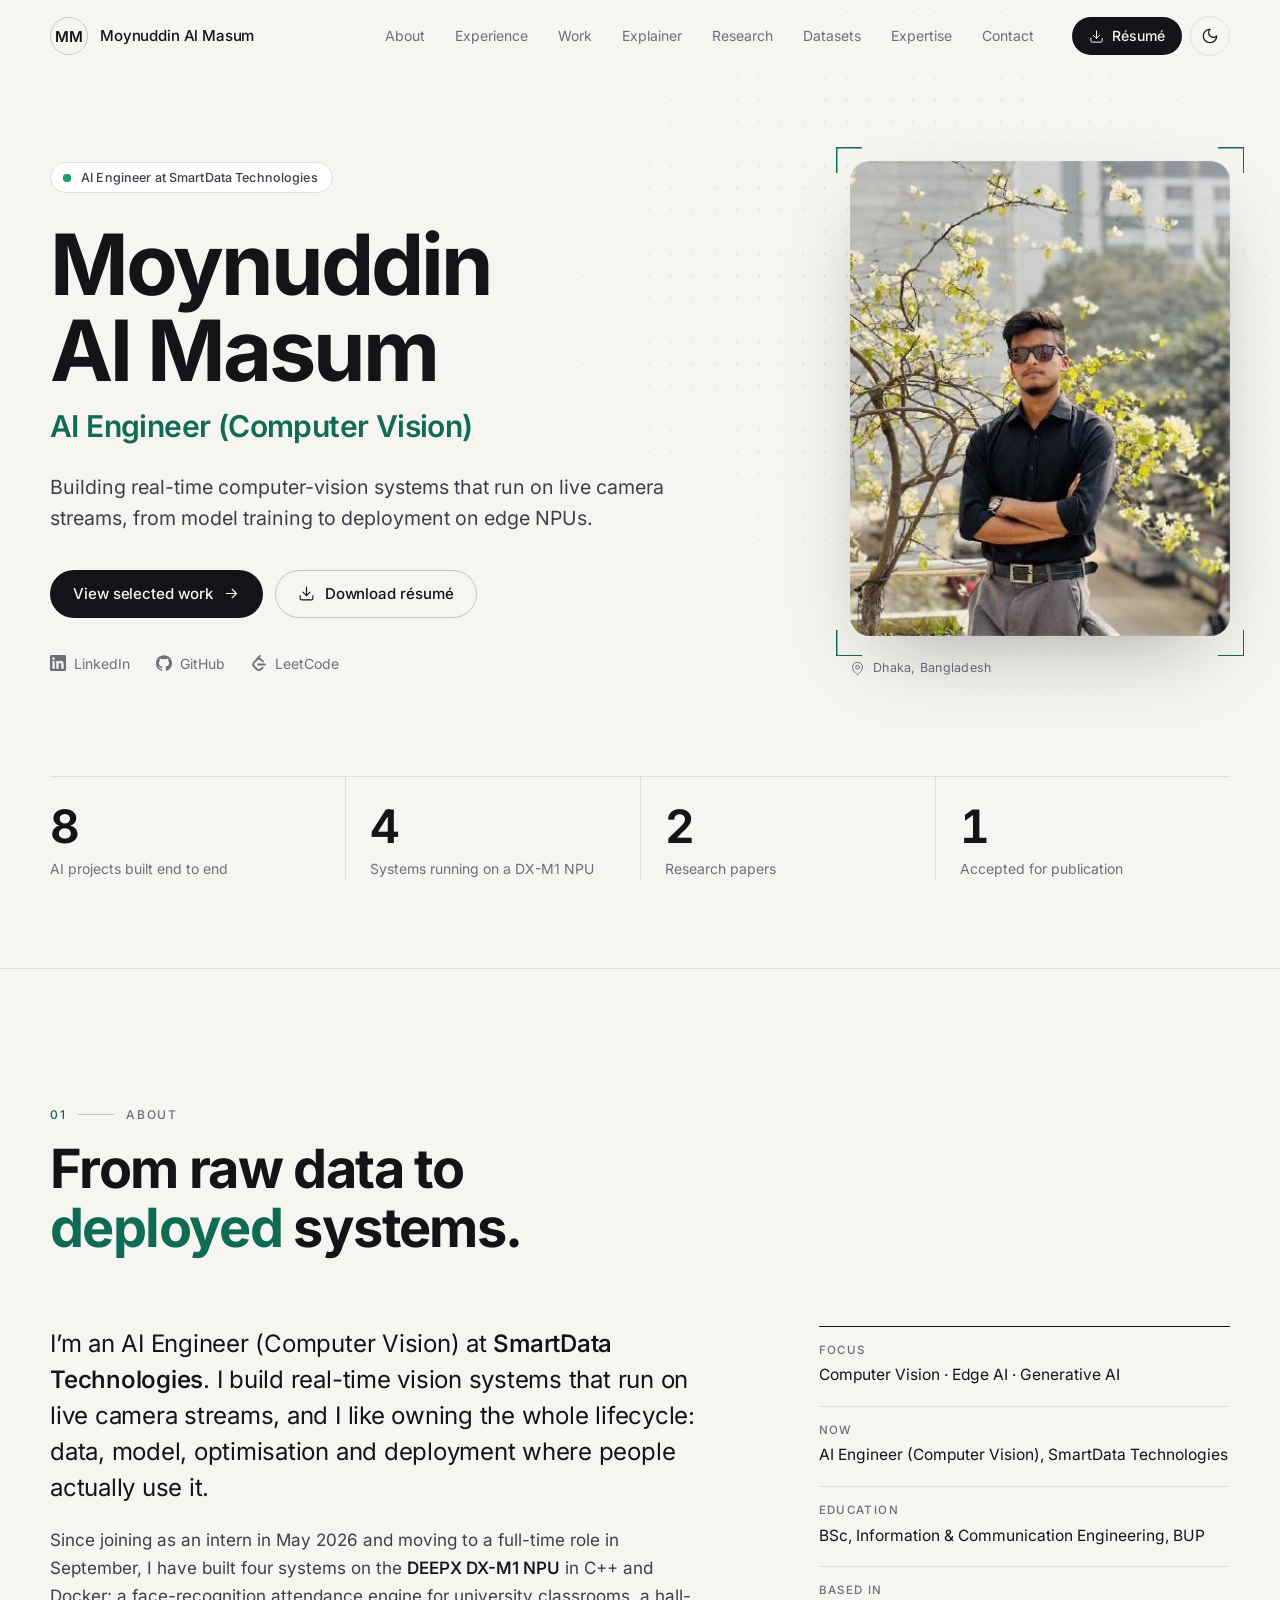
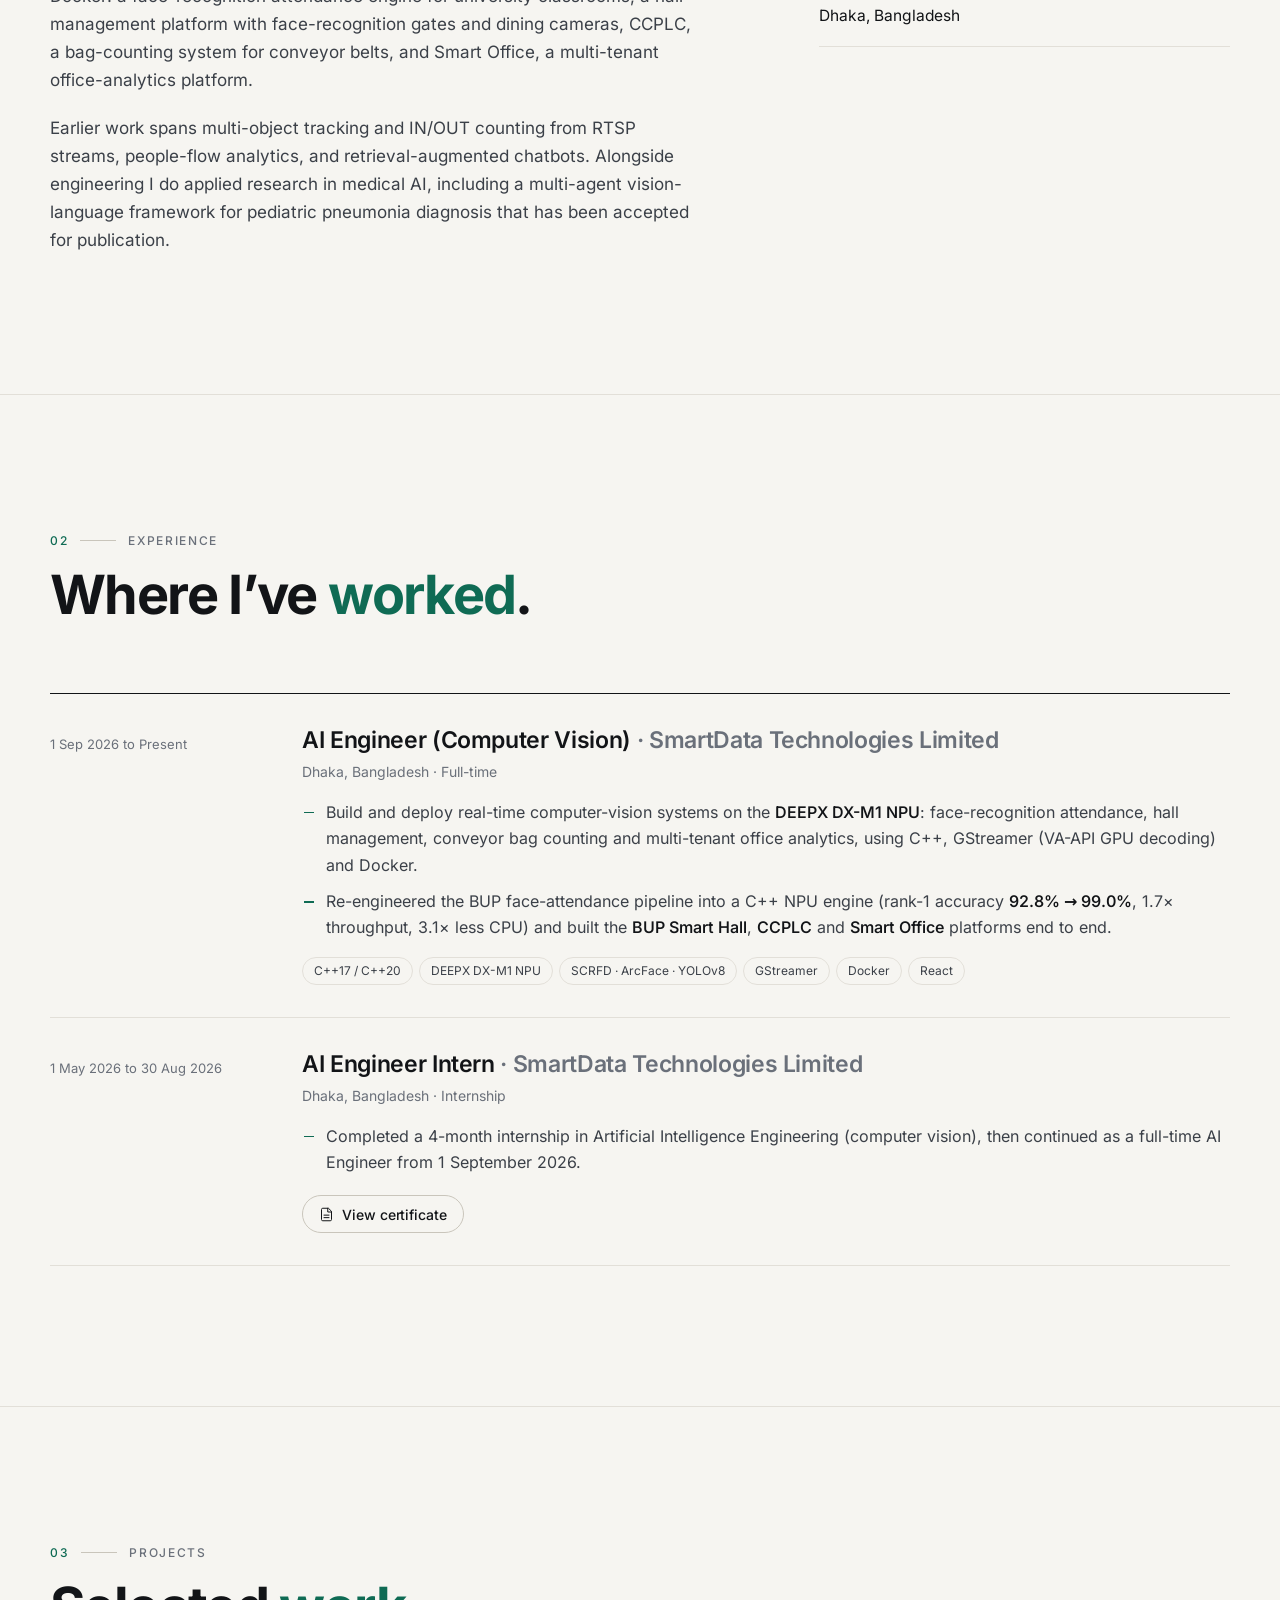
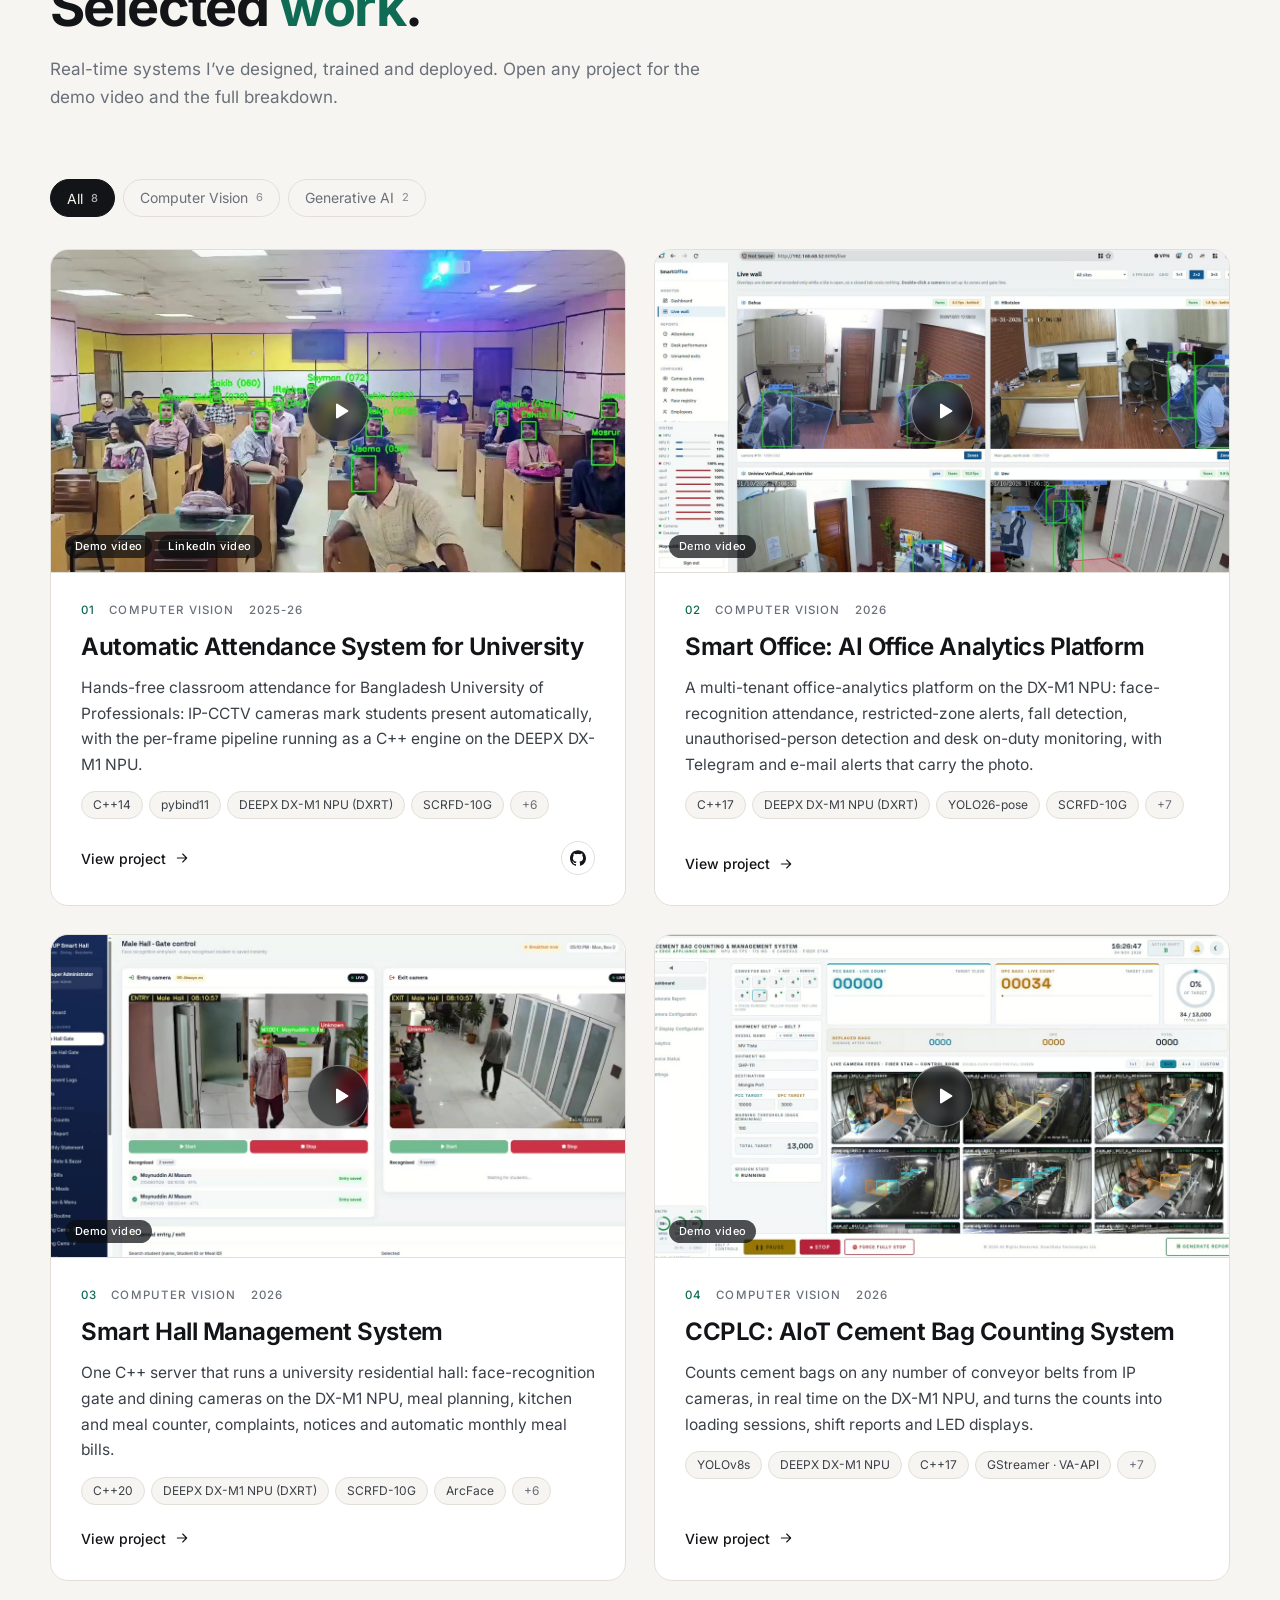
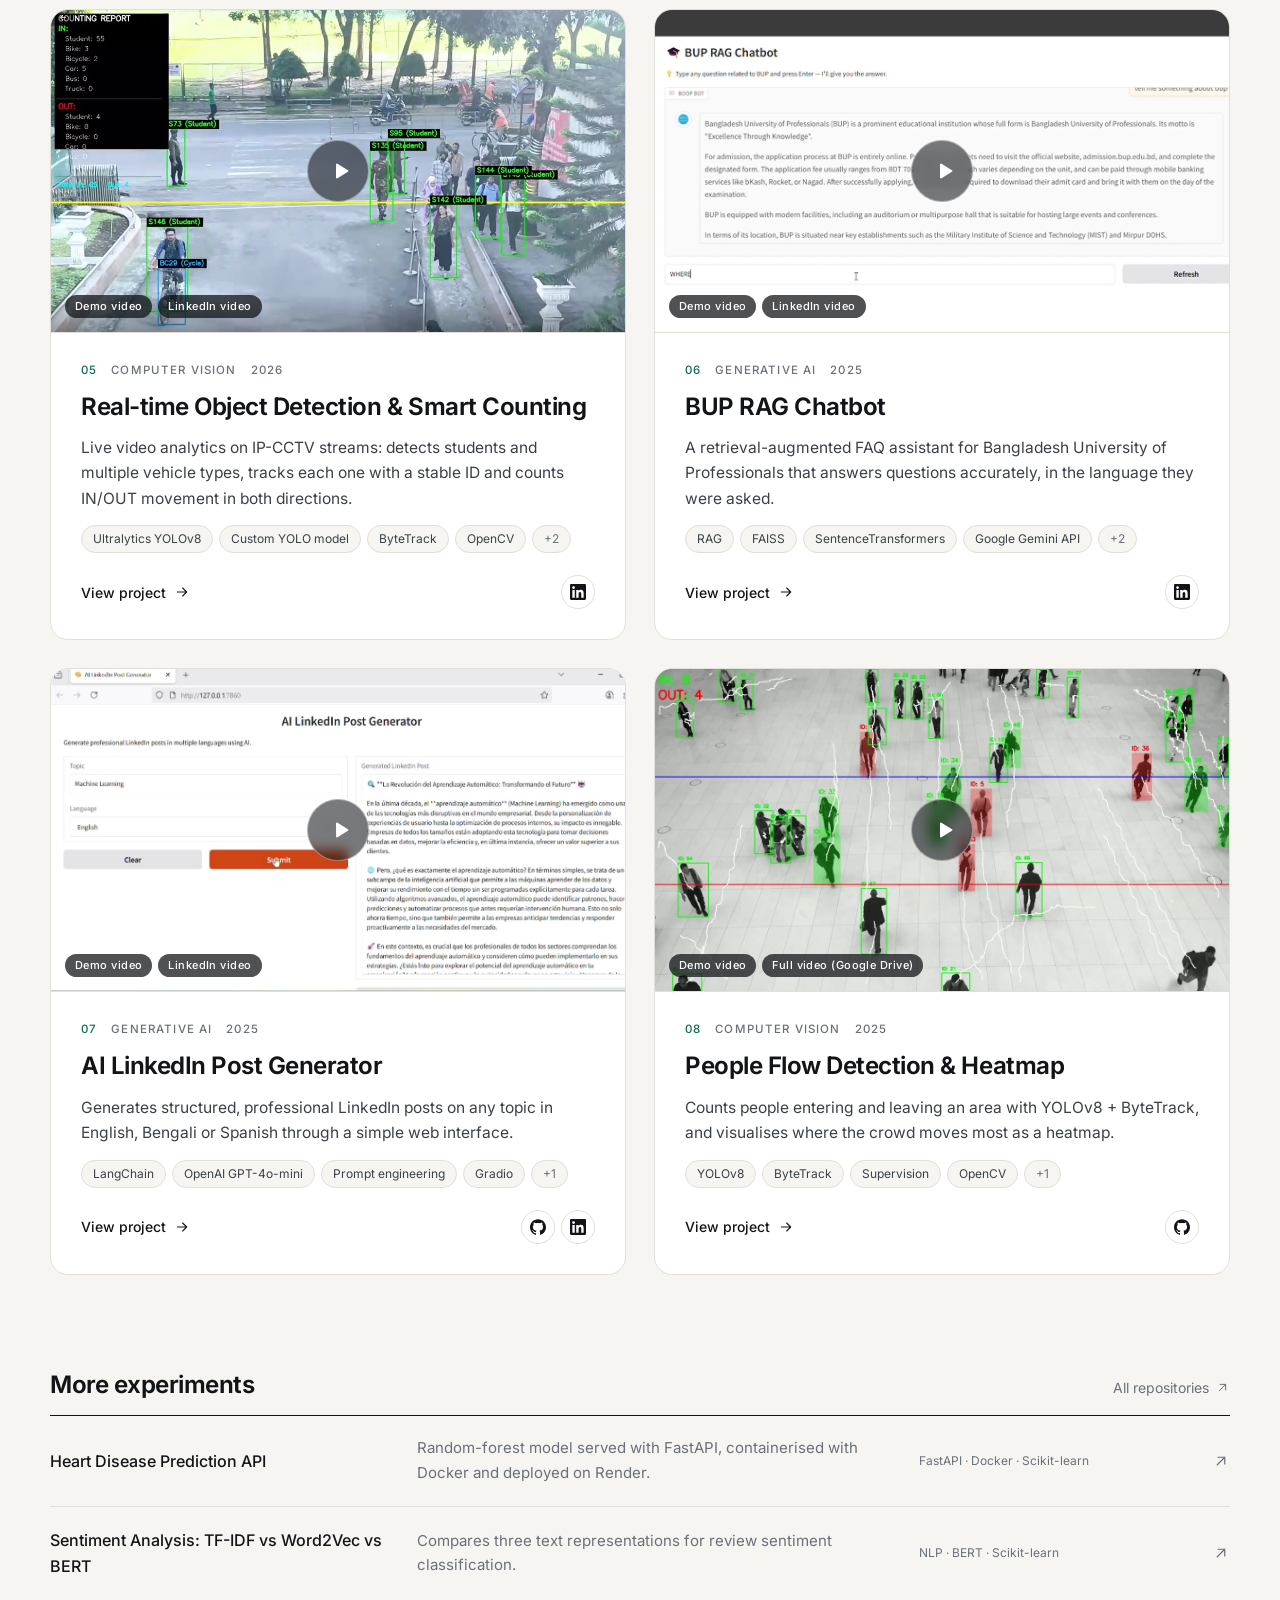
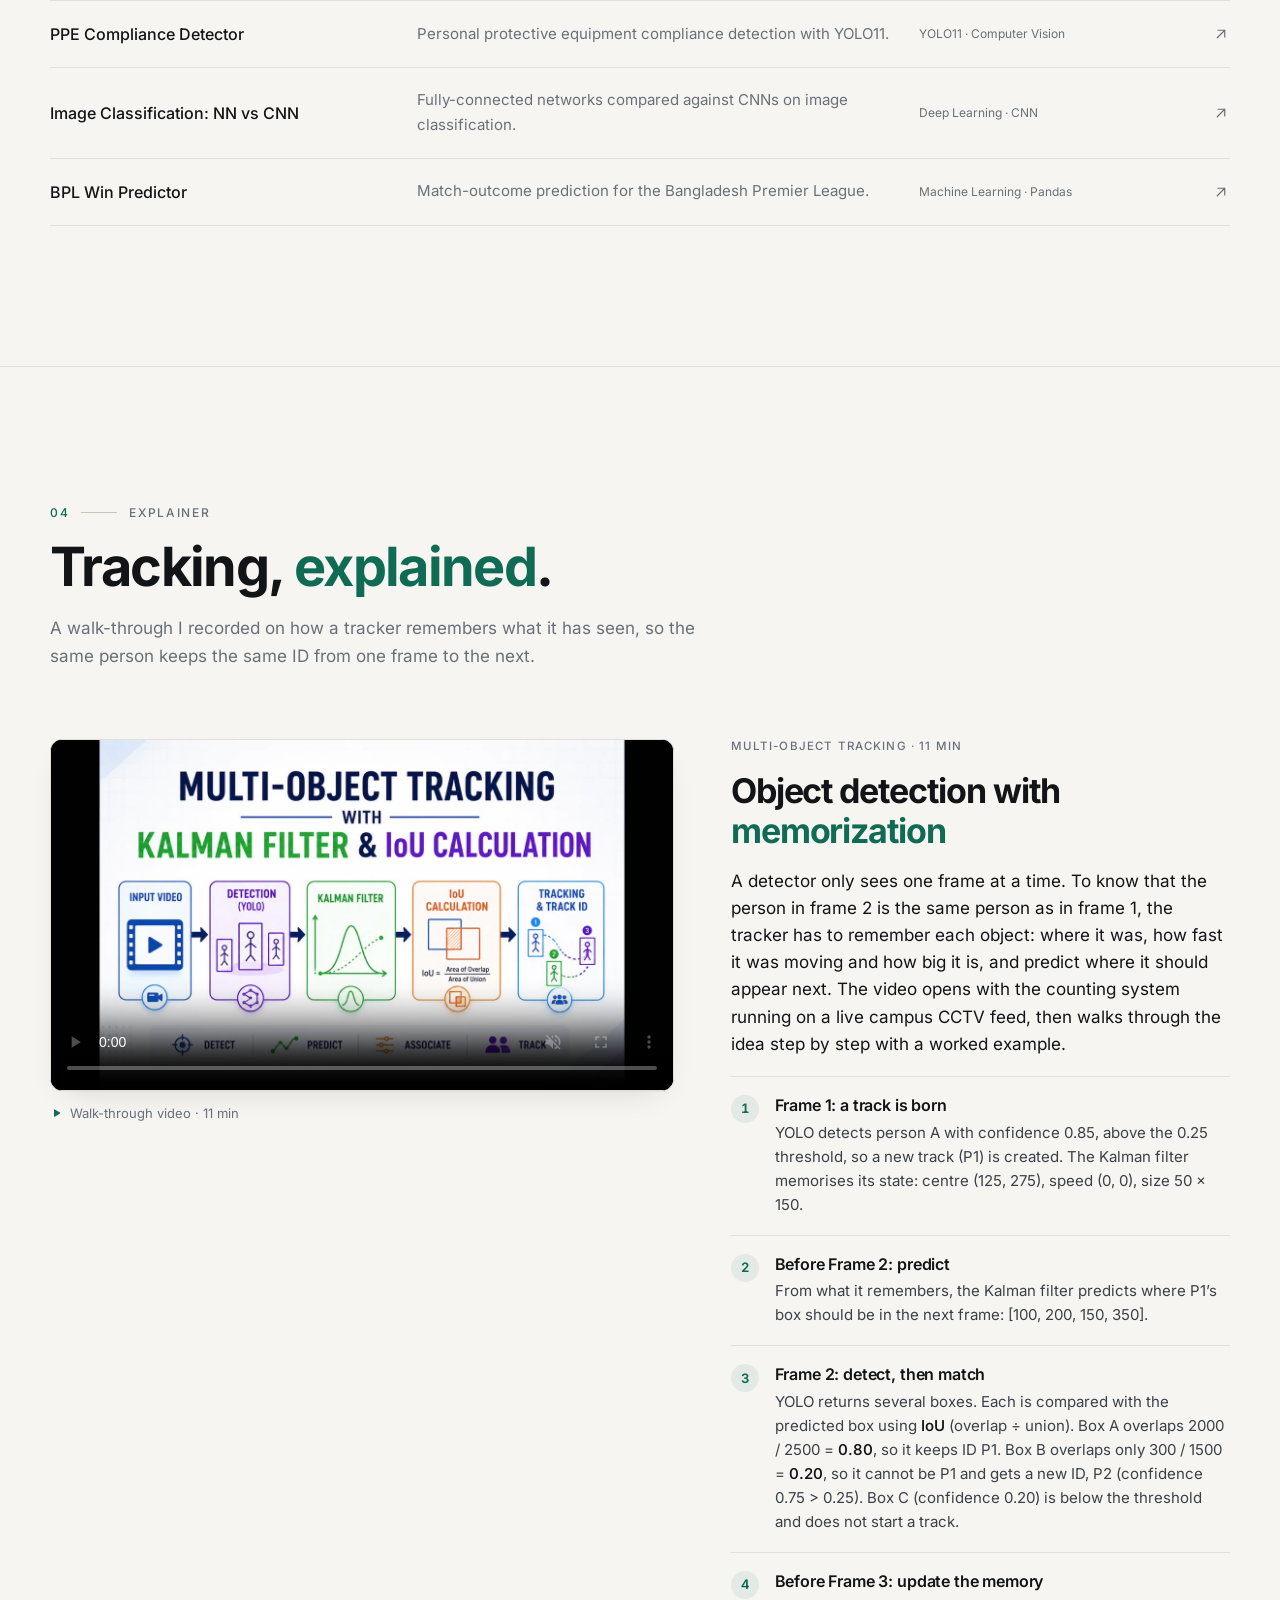
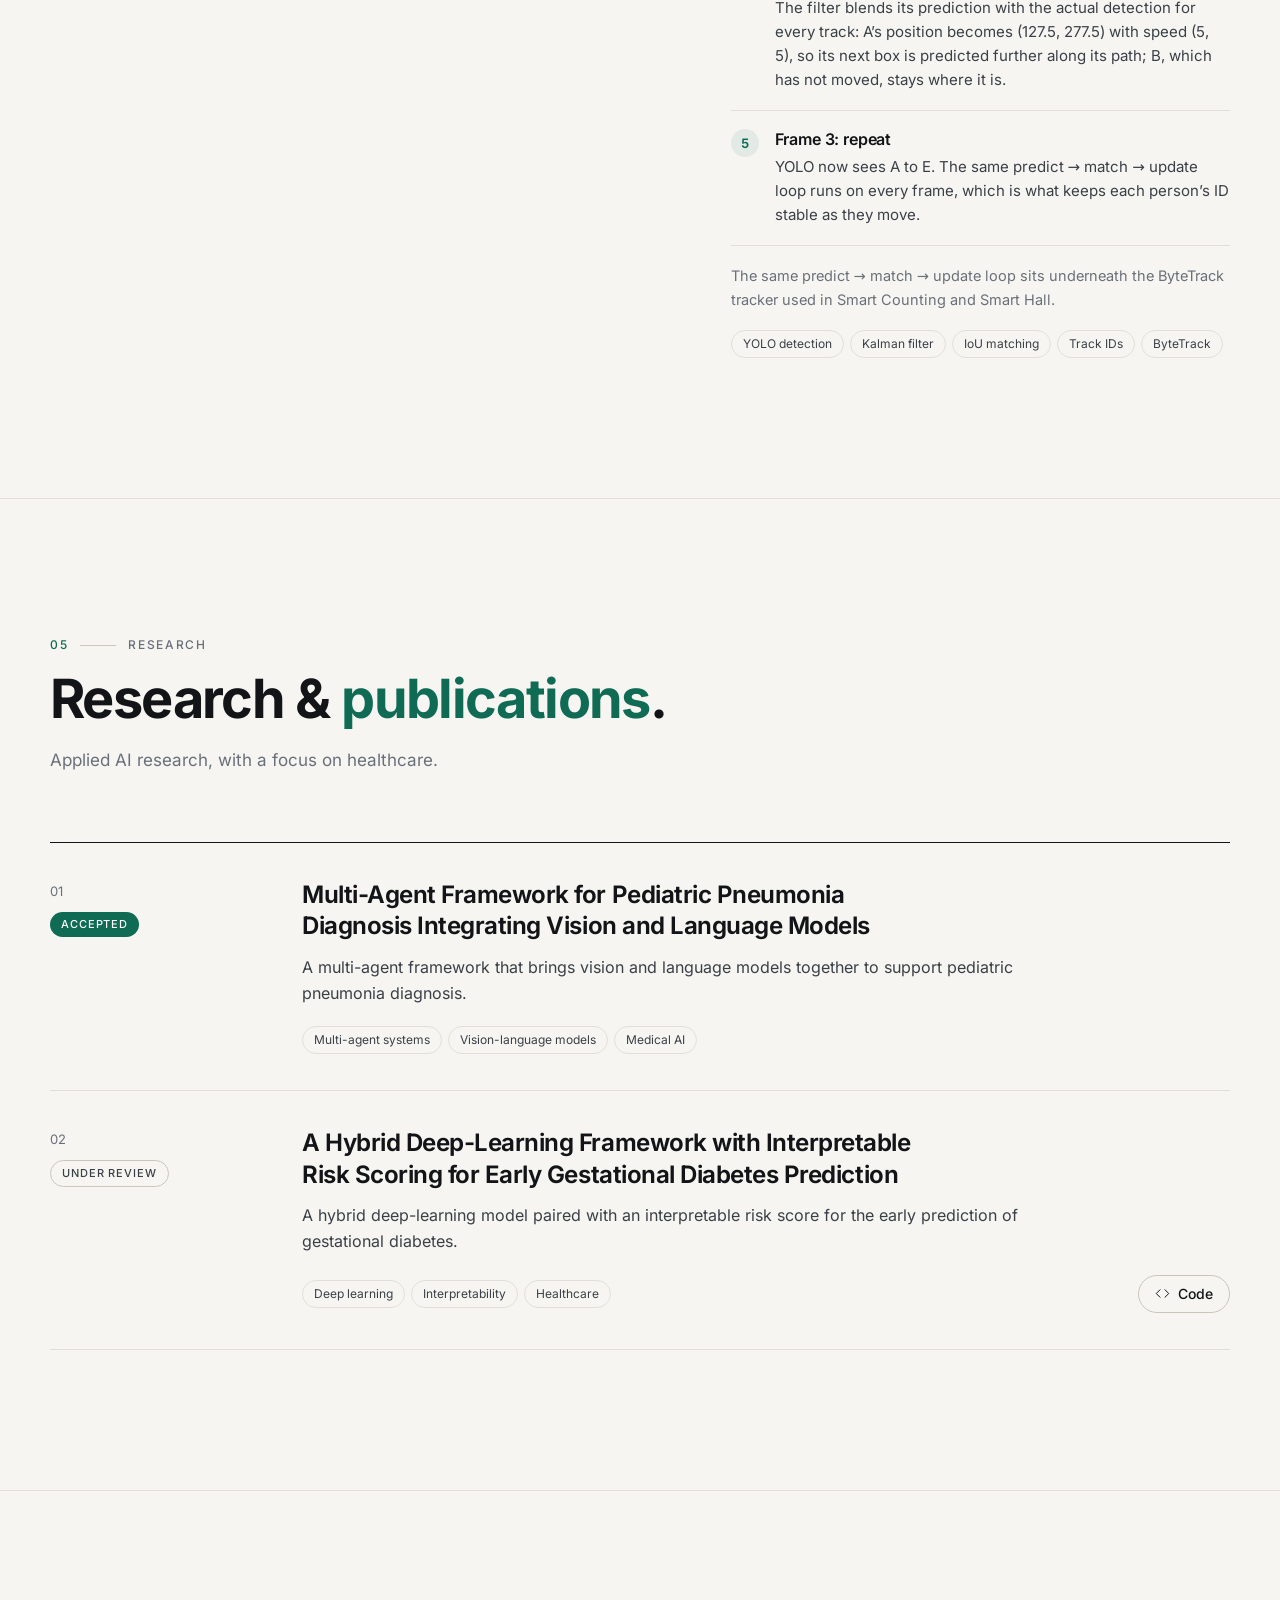
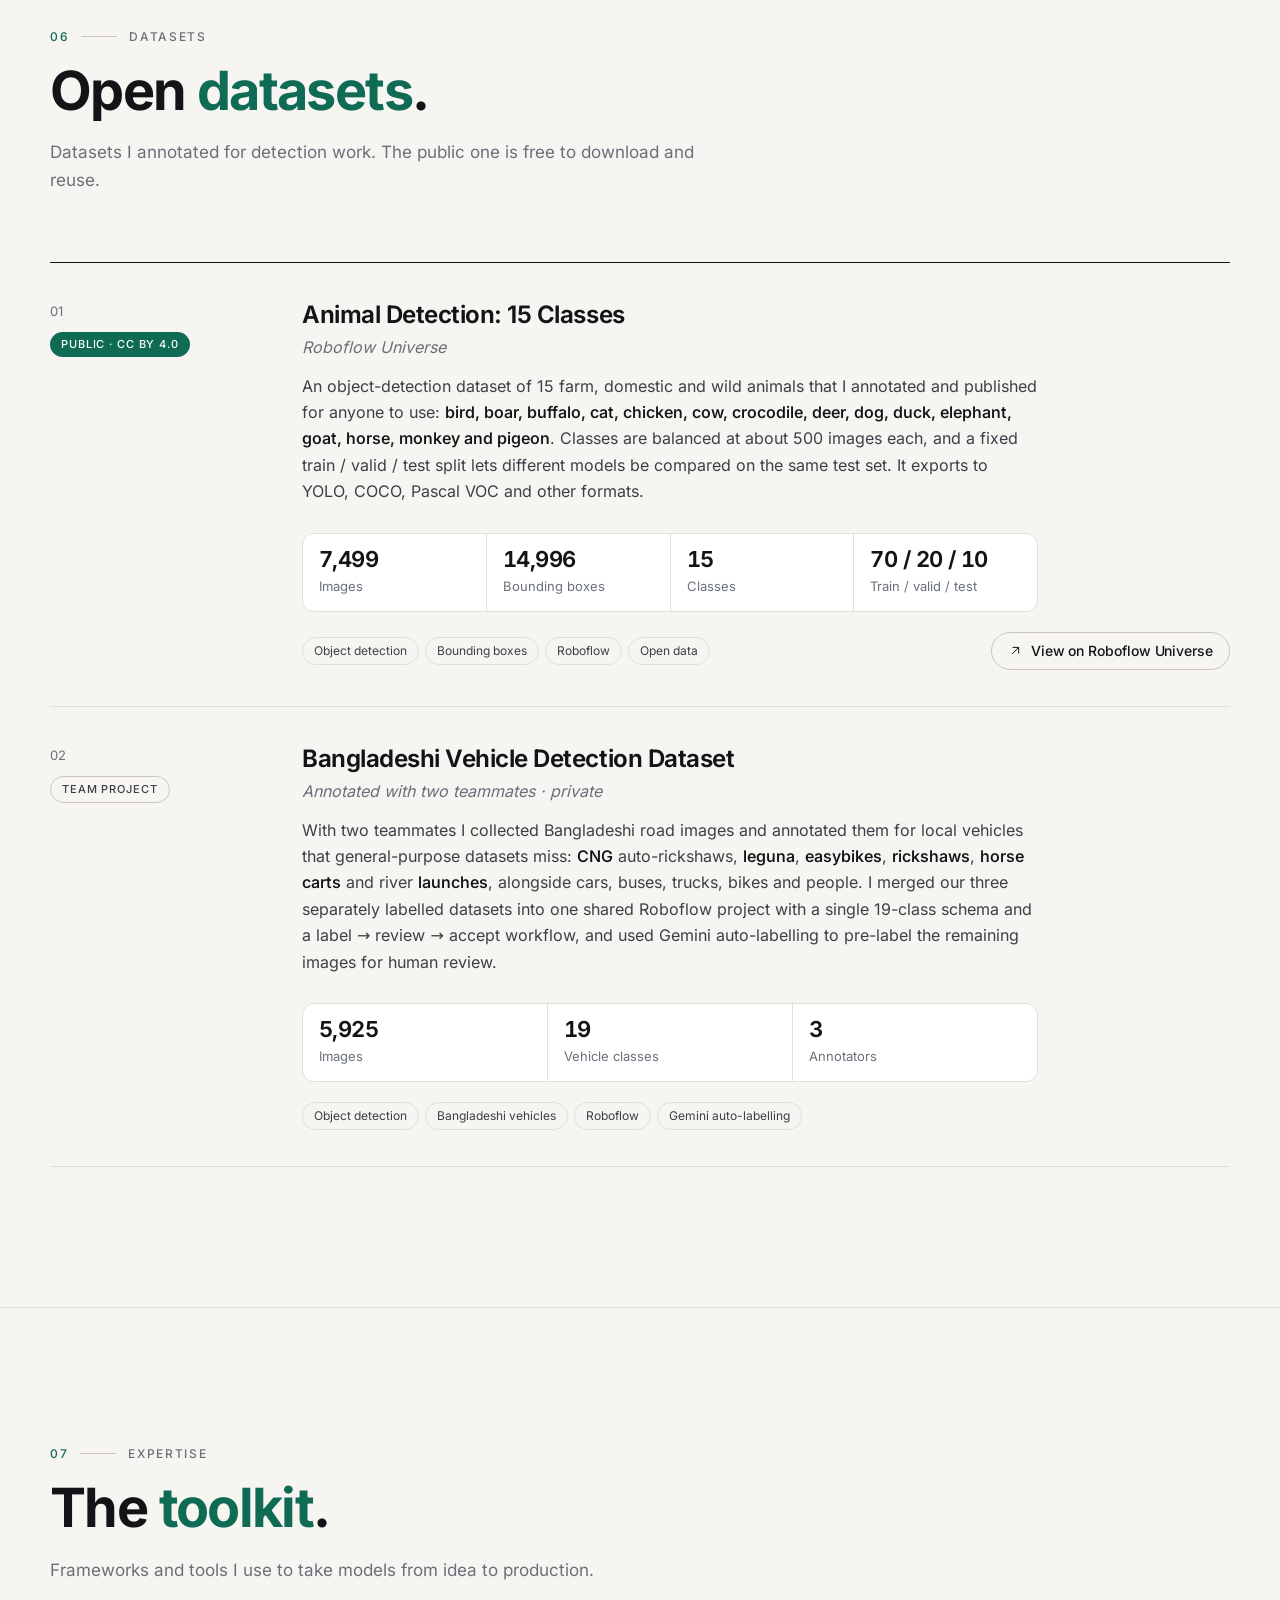
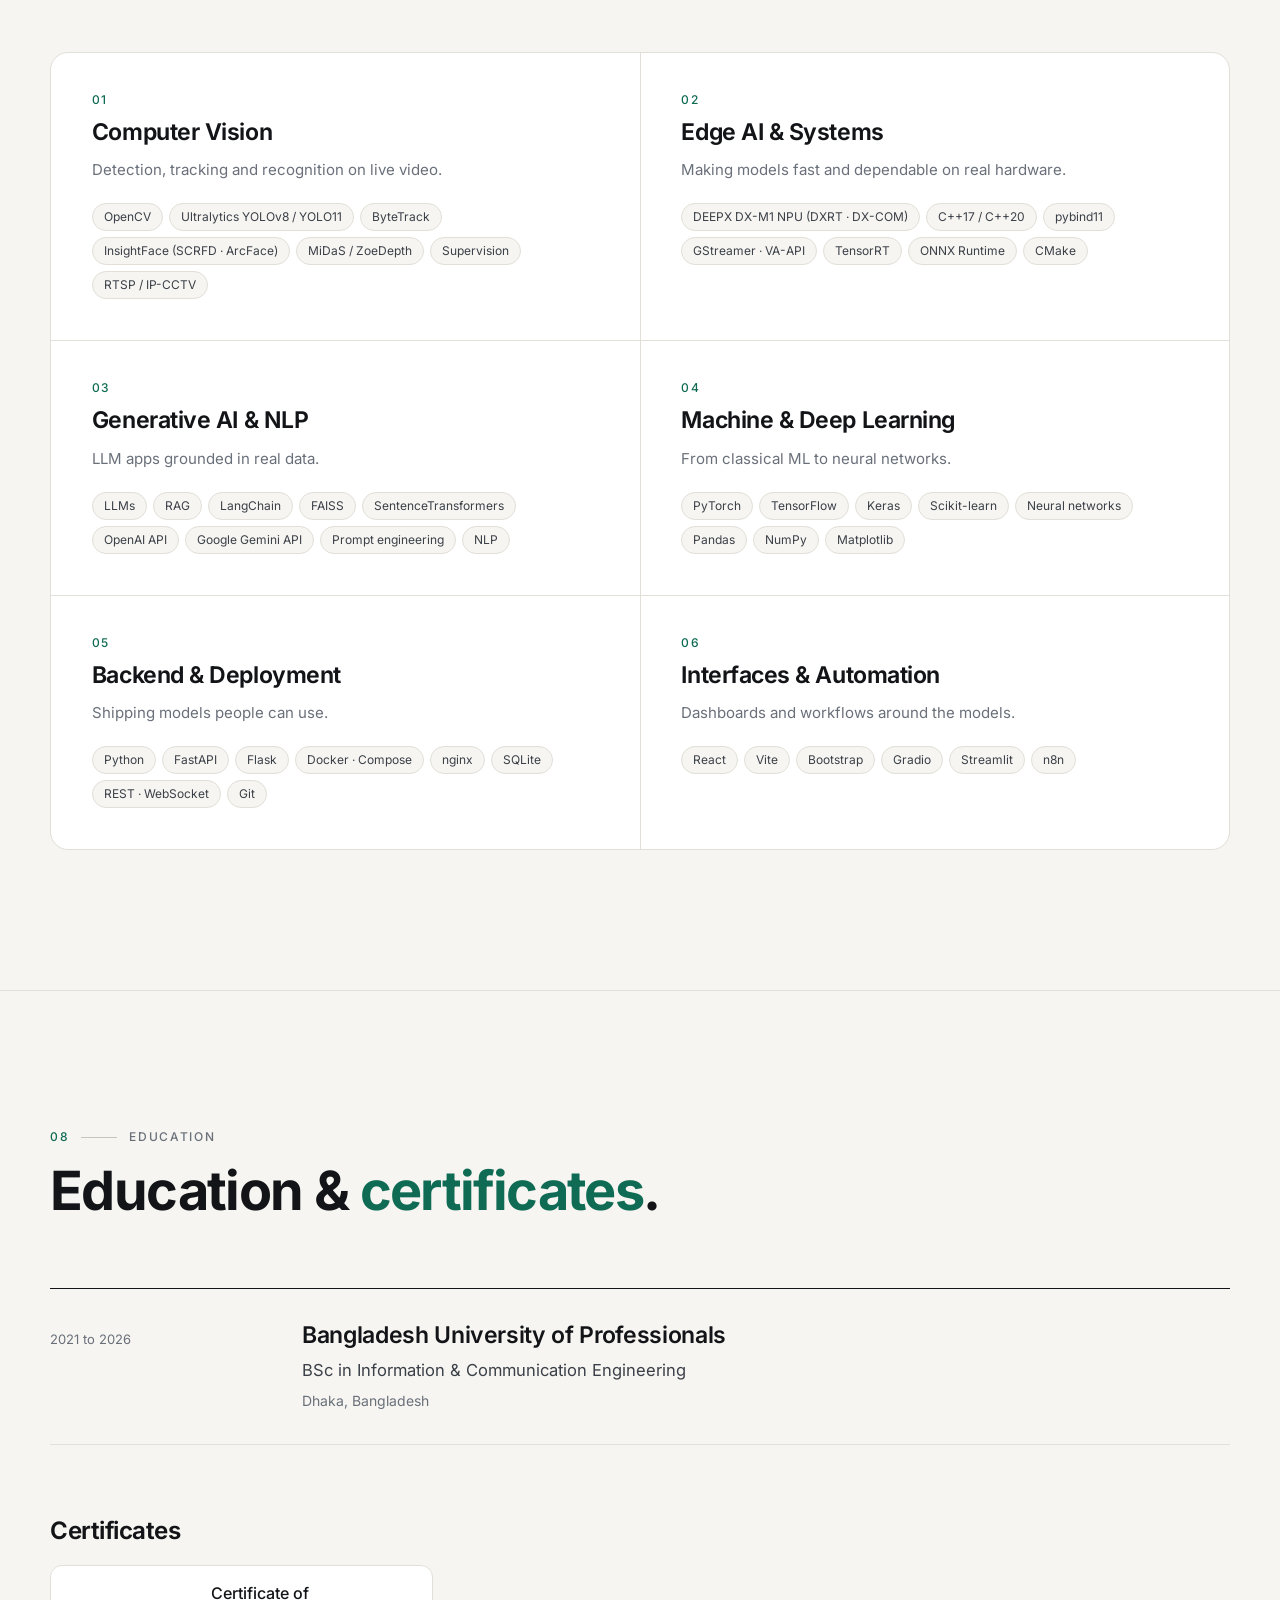
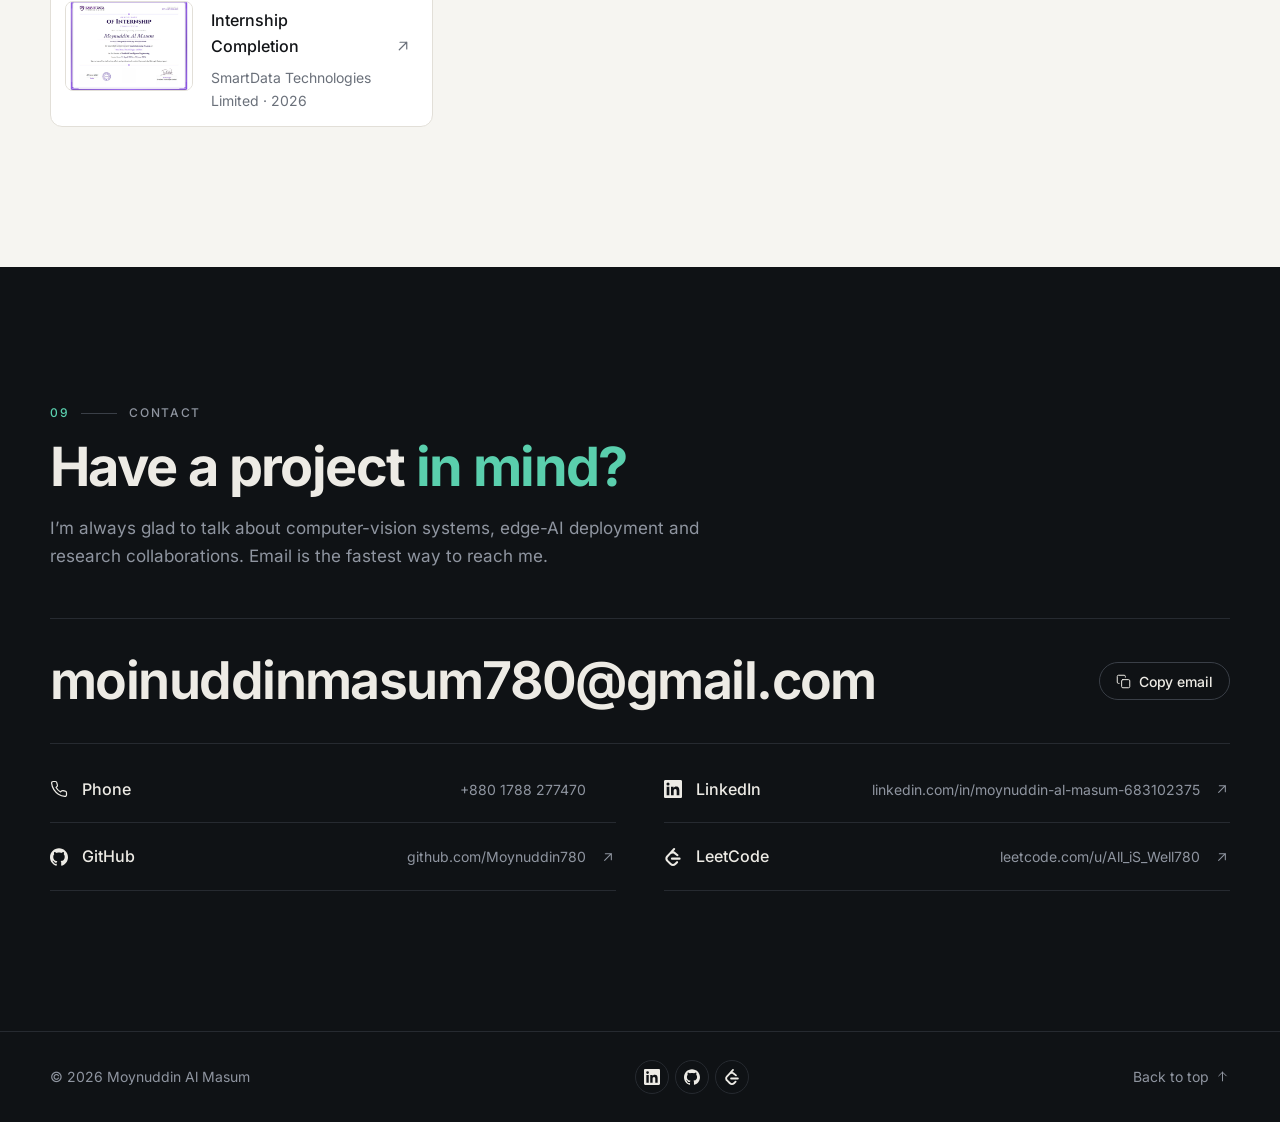
<file: index.html>
<!doctype html>
<html lang="en">
<head>
  <meta charset="utf-8" />
  <meta name="viewport" content="width=device-width, initial-scale=1" />

  <!-- ============================================================
       SEO & SOCIAL PREVIEW
       Deploying somewhere other than https://moynuddin780.github.io/ ?
       Run  scripts/set-site-url.sh https://your-address , it rewrites these tags.
       ============================================================ -->
  <title>Moynuddin Al Masum | AI Engineer (Computer Vision)</title>
  <meta name="description" content="Moynuddin Al Masum is an AI Engineer (Computer Vision) at SmartData Technologies, real-time face recognition, object counting and tracking on live camera streams, deployed on the DEEPX DX-M1 NPU. Projects, demo videos and résumé." />
  <meta name="author" content="Moynuddin Al Masum" />
  <link rel="canonical" href="https://moynuddin780.github.io/" />

  <meta property="og:type" content="website" />
  <meta property="og:title" content="Moynuddin Al Masum | AI Engineer (Computer Vision)" />
  <meta property="og:description" content="Real-time computer-vision systems on live camera streams and edge NPUs, attendance, smart hall, bag counting. Projects, demo videos and résumé." />
  <meta property="og:url" content="https://moynuddin780.github.io/" />
  <meta property="og:image" content="https://moynuddin780.github.io/assets/img/og-image.png" />
  <meta property="og:image:width" content="1200" />
  <meta property="og:image:height" content="630" />
  <meta name="twitter:card" content="summary_large_image" />
  <meta name="twitter:title" content="Moynuddin Al Masum | AI Engineer (Computer Vision)" />
  <meta name="twitter:image" content="https://moynuddin780.github.io/assets/img/og-image.png" />

  <meta name="theme-color" content="#F6F5F1" />
  <link rel="icon" href="assets/img/favicon.svg" type="image/svg+xml" />

  <!-- The site is light by default; only a visitor who chose dark with the toggle gets it back (applied before first paint, so no flash). Also catches typos in data.js -->
  <script>
    try { if (localStorage.getItem("theme") === "dark") document.documentElement.setAttribute("data-theme", "dark"); } catch (e) {}
    window.addEventListener("error", function (e) { if (e.filename && /data\.js/.test(e.filename)) window.__dataError = e; });
  </script>

  <link rel="preload" href="assets/fonts/Inter-latin-wght-normal.woff2" as="font" type="font/woff2" crossorigin />
  <link rel="stylesheet" href="assets/css/fonts.css" />
  <link rel="stylesheet" href="assets/css/style.css" />
</head>
<body>
  <a class="skip-link" href="#main">Skip to content</a>

  <header class="site-header" id="site-header"></header>
  <main id="main"></main>
  <footer class="site-footer" id="site-footer"></footer>

  <div class="modal" id="project-modal" role="dialog" aria-modal="true" aria-labelledby="modal-title" hidden>
    <div class="modal__backdrop" data-close></div>
    <div class="modal__panel">
      <button class="modal__close icon-btn" type="button" data-close aria-label="Close project details"></button>
      <div class="modal__body" id="modal-body" tabindex="-1"></div>
    </div>
  </div>

  <noscript>
    <p class="noscript">This portfolio needs JavaScript. Contact: moinuddinmasum780@gmail.com</p>
  </noscript>

  <script src="data.js"></script>
  <script src="assets/js/main.js"></script>
</body>
</html>
</file>
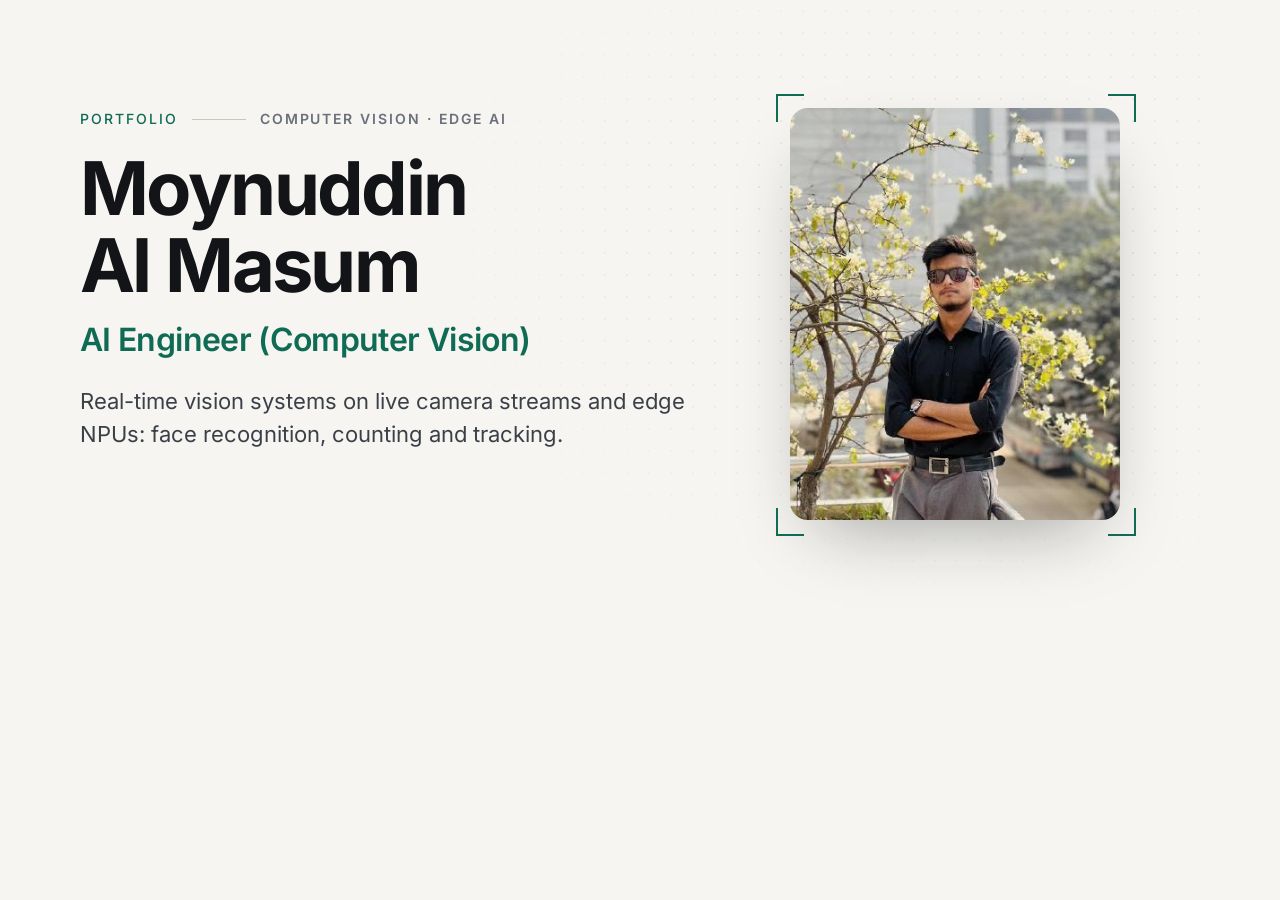
<file: scripts/og-template.html>
<!doctype html>
<!-- Source of assets/img/og-image.png (the card shown when the link is shared).
     Regenerate:  google-chrome --headless=new --no-sandbox --hide-scrollbars --window-size=1200,630 \
                  --screenshot=assets/img/og-image.png file://$PWD/scripts/og-template.html -->
<html><head><meta charset="utf-8">
<link rel="stylesheet" href="../assets/css/fonts.css">
<style>
  html,body{margin:0;width:1200px;height:630px;background:#f6f5f1;overflow:hidden}
  body{position:relative;font-family:"Inter",system-ui,sans-serif;color:#3b4048}
  .dots{position:absolute;inset:0;background-image:radial-gradient(rgba(18,20,23,.085) 1px,transparent 1px);background-size:22px 22px;
    -webkit-mask-image:radial-gradient(ellipse 65% 80% at 80% 40%,#000 10%,transparent 75%);mask-image:radial-gradient(ellipse 65% 80% at 80% 40%,#000 10%,transparent 75%)}
  .text{position:absolute;left:80px;top:112px;width:660px}
  .eyebrow{display:flex;align-items:center;gap:14px;font:600 14px/1 "Inter",sans-serif;letter-spacing:.14em;text-transform:uppercase;color:#6a707a}
  .eyebrow b{color:#0f6b54;font-weight:500}.eyebrow i{width:54px;height:1px;background:#c9c5bb}
  h1{margin:24px 0 0;font:700 74px/1.04 "Inter",sans-serif;letter-spacing:-.035em;color:#121417}
  .role{margin-top:18px;font:600 32px/1.15 "Inter",sans-serif;color:#0f6b54;letter-spacing:-.02em}
  p{margin:26px 0 0;font-size:22px;line-height:1.5;color:#3b4048;max-width:620px}
  .photo{position:absolute;left:790px;top:108px;width:330px;height:412px;border-radius:18px;overflow:hidden;box-shadow:0 30px 70px -28px rgba(18,20,23,.4)}
  .photo img{width:100%;height:100%;object-fit:cover;object-position:50% 32%}
  .c{position:absolute;width:26px;height:26px;border:0 solid #0f6b54}
  .c.tl{left:776px;top:94px;border-top-width:2px;border-left-width:2px}.c.tr{left:1108px;top:94px;border-top-width:2px;border-right-width:2px}
  .c.bl{left:776px;top:508px;border-bottom-width:2px;border-left-width:2px}.c.br{left:1108px;top:508px;border-bottom-width:2px;border-right-width:2px}
</style></head><body>
<div class="dots"></div>
<div class="text">
  <div class="eyebrow"><b>Portfolio</b><i></i><span>Computer Vision · Edge AI</span></div>
  <h1>Moynuddin<br>Al Masum</h1>
  <div class="role">AI Engineer (Computer Vision)</div>
  <p>Real-time vision systems on live camera streams and edge NPUs: face recognition, counting and tracking.</p>
</div>
<div class="photo"><img src="../assets/img/profile.jpg" alt=""></div>
<span class="c tl"></span><span class="c tr"></span><span class="c bl"></span><span class="c br"></span>
</body></html>
</file>
<file: assets/css/fonts.css>
/* Self-hosted font (latin subset): Inter variable, weights 100-900 — SIL Open Font License 1.1 */
@font-face {
  font-family: 'Inter';
  font-style: normal;
  font-weight: 100 900;
  font-display: swap;
  src: url(../fonts/Inter-latin-wght-normal.woff2) format('woff2-variations'), url(../fonts/Inter-latin-wght-normal.woff2) format('woff2');
  unicode-range: U+0000-00FF, U+0131, U+0152-0153, U+02BB-02BC, U+02C6, U+02DA, U+02DC, U+0304, U+0308, U+0329, U+2000-206F, U+20AC, U+2122, U+2191, U+2193, U+2212, U+2215, U+FEFF, U+FFFD;
}
</file>
<file: assets/css/style.css>
/* ==========================================================================
   Portfolio styles
   Colours, fonts and spacing live in the tokens below — change them here
   and the whole site follows.
   ========================================================================== */

:root {
  /* One standard UI typeface everywhere: Inter (self-hosted), then the system's own sans-serif */
  --font-sans: "Inter", ui-sans-serif, system-ui, -apple-system, "Segoe UI", Roboto, "Helvetica Neue", Arial, "Noto Sans", sans-serif;

  --bg: #f6f5f1;
  --bg-elev: #ffffff;
  --bg-sunk: #eeece6;
  --ink: #121417;
  --ink-2: #3b4048;
  --muted: #6a707a;
  --line: #e2dfd8;
  --line-strong: #c9c5bb;
  --accent: #0f6b54;
  --accent-ink: #ffffff;
  --accent-soft: rgba(15, 107, 84, 0.08);
  --live: #1f9d63;
  --dot: rgba(18, 20, 23, 0.085);
  --shadow: 0 1px 2px rgba(18, 20, 23, 0.04), 0 12px 32px -16px rgba(18, 20, 23, 0.16);
  --shadow-lg: 0 30px 80px -30px rgba(18, 20, 23, 0.38);
  --backdrop: rgba(18, 20, 23, 0.42);
  --header-bg: rgba(246, 245, 241, 0.8);

  --radius: 18px;
  --radius-sm: 12px;
  --container: 1180px;
  --gutter: clamp(16px, 4.5vw, 40px);
  --section-y: clamp(80px, 11vw, 140px);
  --ease: cubic-bezier(0.2, 0.7, 0.2, 1);
  color-scheme: light;
}

:root[data-theme="dark"] {
  --bg: #0c0e11;
  --bg-elev: #13161a;
  --bg-sunk: #101317;
  --ink: #edebe5;
  --ink-2: #c3c6cc;
  --muted: #8b919b;
  --line: #22262c;
  --line-strong: #363b43;
  --accent: #5acfad;
  --accent-ink: #052419;
  --accent-soft: rgba(90, 207, 173, 0.1);
  --live: #4ade80;
  --dot: rgba(255, 255, 255, 0.07);
  --shadow: 0 1px 2px rgba(0, 0, 0, 0.3), 0 12px 32px -16px rgba(0, 0, 0, 0.7);
  --shadow-lg: 0 30px 80px -30px rgba(0, 0, 0, 0.9);
  --backdrop: rgba(0, 0, 0, 0.62);
  --header-bg: rgba(12, 14, 17, 0.78);
  color-scheme: dark;
}

/* The contact section and footer are always a dark band */
.section--contact,
.site-footer {
  --bg: #0f1215;
  --bg-elev: #161a1e;
  --bg-sunk: #121519;
  --ink: #edebe5;
  --ink-2: #c3c6cc;
  --muted: #8f95a0;
  --line: #262a30;
  --line-strong: #3a3f47;
  --accent: #5acfad;
  --accent-ink: #052419;
  color-scheme: dark;
}

/* ---------- Base ---------- */
*,
*::before,
*::after { box-sizing: border-box; }

html {
  -webkit-text-size-adjust: 100%;
  scroll-behavior: smooth;
  scroll-padding-top: 84px;
}
body {
  margin: 0;
  background: var(--bg);
  color: var(--ink-2);
  font: 400 16px/1.65 var(--font-sans);
  -webkit-font-smoothing: antialiased;
  -moz-osx-font-smoothing: grayscale;
  text-rendering: optimizeLegibility;
  overflow-x: hidden;
}
html.is-locked,
html.is-locked body { overflow: hidden; }

img, svg, video, iframe { display: block; max-width: 100%; }
a { color: inherit; text-decoration: none; }
button { font: inherit; color: inherit; background: none; border: 0; padding: 0; cursor: pointer; }
h1, h2, h3, h4, p, ul, ol, dl, dd, figure { margin: 0; }
ul, ol { padding: 0; list-style: none; }
strong { font-weight: 550; color: var(--ink); }
::selection { background: var(--accent); color: var(--accent-ink); }
:focus-visible { outline: 2px solid var(--accent); outline-offset: 3px; border-radius: 6px; }

.container {
  width: 100%;
  max-width: calc(var(--container) + var(--gutter) * 2);
  margin-inline: auto;
  padding-inline: var(--gutter);
}
.icon { width: 18px; height: 18px; flex: none; }

.skip-link {
  position: fixed; left: 16px; top: -64px; z-index: 200;
  padding: 10px 16px; border-radius: 10px;
  background: var(--ink); color: var(--bg); font-size: 14px;
  transition: top 0.2s;
}
.skip-link:focus { top: 16px; }

/* ---------- Buttons ---------- */
.btn {
  display: inline-flex; align-items: center; justify-content: center; gap: 10px;
  height: 48px; padding: 0 22px;
  border: 1px solid transparent; border-radius: 999px;
  font-size: 15px; font-weight: 500; letter-spacing: -0.005em; white-space: nowrap;
  transition: background 0.25s, color 0.25s, border-color 0.25s;
}
.btn .icon { width: 17px; height: 17px; }
.btn--primary { background: var(--ink); color: var(--bg); }
.btn--primary:hover { background: var(--accent); color: var(--accent-ink); }
.btn--ghost { border-color: var(--line-strong); color: var(--ink); }
.btn--ghost:hover { border-color: var(--ink); background: var(--bg-elev); }
.btn--sm { height: 38px; padding: 0 16px; gap: 8px; font-size: 14px; }
.btn--sm .icon { width: 15px; height: 15px; }
.icon--nudge { transition: transform 0.3s var(--ease); }
.btn:hover .icon--nudge { transform: translateX(3px); }

.icon-btn {
  display: inline-grid; place-items: center; width: 40px; height: 40px; flex: none;
  border: 1px solid var(--line); border-radius: 999px; color: var(--ink);
  transition: border-color 0.2s, background 0.2s, color 0.2s;
}
.icon-btn:hover { border-color: var(--line-strong); background: var(--bg-elev); }
.icon-btn--sm { width: 34px; height: 34px; }
.icon-btn--sm .icon { width: 16px; height: 16px; }

.link-arrow {
  display: inline-flex; align-items: center; gap: 6px;
  font-size: 14px; color: var(--muted); transition: color 0.2s;
}
.link-arrow .icon { width: 15px; height: 15px; }
.link-arrow:hover { color: var(--ink); }
.link-row { display: flex; flex-wrap: wrap; gap: 10px; }

/* ---------- Header ---------- */
.site-header {
  position: sticky; top: 0; z-index: 50;
  border-bottom: 1px solid transparent;
  transition: background 0.3s, border-color 0.3s;
}
.site-header.is-scrolled {
  background: var(--header-bg);
  -webkit-backdrop-filter: saturate(140%) blur(14px);
  backdrop-filter: saturate(140%) blur(14px);
  border-bottom-color: var(--line);
}
.header__inner { display: flex; align-items: center; gap: 24px; height: 72px; }
.brand { display: flex; align-items: center; gap: 12px; margin-right: auto; color: var(--ink); }
.brand__mark {
  display: grid; place-items: center; width: 38px; height: 38px;
  border: 1px solid var(--line-strong); border-radius: 50%;
  font: 600 15px/1 var(--font-sans); letter-spacing: 0;
  transition: background 0.3s, color 0.3s, border-color 0.3s;
}
.brand:hover .brand__mark { background: var(--ink); border-color: var(--ink); color: var(--bg); }
.brand__name { font-size: 15px; font-weight: 500; letter-spacing: -0.01em; white-space: nowrap; }

.nav__list { display: flex; gap: 2px; }
.nav__link {
  display: block; padding: 8px 14px; border-radius: 999px;
  font-size: 14px; color: var(--muted);
  transition: color 0.2s, background 0.2s;
}
.nav__link:hover { color: var(--ink); }
.nav__link[aria-current="true"] { color: var(--ink); background: var(--bg-sunk); }
.header__actions { display: flex; align-items: center; gap: 8px; }
.menu-toggle { display: none; }

@media (max-width: 1180px) {
  .menu-toggle { display: inline-grid; }
  .nav {
    position: absolute; top: 100%; left: 0; right: 0;
    display: none; padding: 4px var(--gutter) 24px;
    background: var(--bg); border-bottom: 1px solid var(--line);
  }
  .site-header.nav-open { background: var(--bg); border-bottom-color: var(--line); }
  .site-header.nav-open .nav { display: block; }
  .nav__list { flex-direction: column; gap: 0; }
  .nav__link {
    padding: 16px 2px; border-radius: 0; border-bottom: 1px solid var(--line);
    font: 500 22px/1.2 var(--font-sans); color: var(--ink);
  }
  .nav__link[aria-current="true"] { background: none; color: var(--accent); }
}
@media (max-width: 560px) {
  .brand__name { display: none; }
}

/* ---------- Hero ---------- */
.hero { position: relative; padding: clamp(40px, 7vw, 88px) 0 clamp(56px, 7vw, 88px); isolation: isolate; }
.hero::before {
  content: ""; position: absolute; inset: -72px 0 0; z-index: -1;
  background-image: radial-gradient(var(--dot) 1px, transparent 1px);
  background-size: 22px 22px;
  -webkit-mask-image: radial-gradient(ellipse 65% 70% at 72% 30%, #000 10%, transparent 72%);
  mask-image: radial-gradient(ellipse 65% 70% at 72% 30%, #000 10%, transparent 72%);
  pointer-events: none;
}
.hero__grid {
  display: grid; grid-template-columns: minmax(0, 1.6fr) minmax(0, 1fr);
  gap: clamp(32px, 6vw, 96px); align-items: center;
}
.status {
  display: inline-flex; align-items: center; gap: 10px; margin-bottom: 28px;
  padding: 7px 14px 7px 12px; border: 1px solid var(--line); border-radius: 999px;
  background: var(--bg-elev);
  font: 500 12.5px/1.2 var(--font-sans); letter-spacing: 0.01em; color: var(--ink-2);
}
.status__dot {
  position: relative; width: 8px; height: 8px; border-radius: 50%; background: var(--live);
}
.status__dot::after {
  content: ""; position: absolute; inset: 0; border-radius: inherit; background: var(--live);
  animation: ping 2.4s var(--ease) infinite;
}
@keyframes ping { 0% { transform: scale(1); opacity: 0.6; } 70%, 100% { transform: scale(2.8); opacity: 0; } }

.hero__name {
  font: 700 clamp(42px, 6.6vw, 88px)/1.02 var(--font-sans);
  letter-spacing: -0.035em; color: var(--ink); text-wrap: balance;
}
.hero__role {
  margin-top: 14px;
  font: 600 clamp(20px, 2.5vw, 30px)/1.2 var(--font-sans);
  letter-spacing: -0.02em; color: var(--accent);
}
.hero__lead {
  max-width: 33em; margin-top: 28px;
  font-size: clamp(17px, 1.55vw, 19.5px); line-height: 1.6; color: var(--ink-2);
}
.hero__actions { display: flex; flex-wrap: wrap; gap: 12px; margin-top: 36px; }
.hero__socials { display: flex; flex-wrap: wrap; gap: 10px 26px; margin-top: 34px; }
.hero__socials a {
  display: inline-flex; align-items: center; gap: 8px;
  font-size: 14px; color: var(--muted); transition: color 0.2s;
}
.hero__socials a:hover { color: var(--ink); }
.hero__socials .icon { width: 16px; height: 16px; }

.hero__portrait { position: relative; justify-self: end; width: 100%; max-width: 380px; }
.hero__frame {
  position: relative; aspect-ratio: 4 / 5; overflow: hidden;
  border-radius: 20px; background: var(--bg-sunk); box-shadow: var(--shadow-lg);
}
.hero__frame img { width: 100%; height: 100%; object-fit: cover; object-position: 50% 32%; }
.hero__frame::after {
  content: ""; position: absolute; inset: 0; border-radius: inherit;
  box-shadow: inset 0 0 0 1px rgba(255, 255, 255, 0.08);
}
/* Viewfinder corners — a quiet nod to computer vision */
.hero__portrait::before {
  --c: var(--accent); --l: 26px; --w: 1.5px;
  content: ""; position: absolute; inset: -14px -14px calc(-14px + 38px); z-index: 1; pointer-events: none;
  background:
    linear-gradient(var(--c), var(--c)) top left / var(--l) var(--w),
    linear-gradient(var(--c), var(--c)) top left / var(--w) var(--l),
    linear-gradient(var(--c), var(--c)) top right / var(--l) var(--w),
    linear-gradient(var(--c), var(--c)) top right / var(--w) var(--l),
    linear-gradient(var(--c), var(--c)) bottom left / var(--l) var(--w),
    linear-gradient(var(--c), var(--c)) bottom left / var(--w) var(--l),
    linear-gradient(var(--c), var(--c)) bottom right / var(--l) var(--w),
    linear-gradient(var(--c), var(--c)) bottom right / var(--w) var(--l);
  background-repeat: no-repeat;
}
.hero__caption {
  display: flex; align-items: center; gap: 8px; height: 24px; margin-top: 20px;
  font: 400 12.5px/1 var(--font-sans); letter-spacing: 0.02em; color: var(--muted);
}
.hero__caption .icon { width: 15px; height: 15px; }

.stats {
  display: grid; grid-auto-flow: column; grid-auto-columns: minmax(0, 1fr);
  margin-top: clamp(56px, 8vw, 96px); border-top: 1px solid var(--line);
}
.stat { display: flex; flex-direction: column-reverse; justify-content: flex-end; gap: 8px; padding: 26px 24px 0 0; }
.stat + .stat { padding-left: 24px; border-left: 1px solid var(--line); }
.stat__value { font: 650 clamp(32px, 4vw, 46px)/1 var(--font-sans); letter-spacing: -0.03em; font-variant-numeric: tabular-nums; color: var(--ink); }
.stat__label { font-size: 14px; color: var(--muted); }

@media (max-width: 860px) {
  .hero__grid { grid-template-columns: 1fr; }
  .hero__portrait { order: -1; justify-self: start; max-width: 168px; margin: 8px 0 8px 14px; }
  .hero__portrait::before { --l: 18px; inset: -10px -10px calc(-10px + 38px); }
  .hero__frame { border-radius: 14px; }
}
@media (max-width: 560px) {
  .stat { padding-right: 12px; }
  .stat + .stat { padding-left: 14px; }
  .stat__label { font-size: 12.5px; line-height: 1.4; }
  .hero__actions .btn { flex: 1 1 auto; }
}

/* ---------- Sections ---------- */
.section { padding-block: var(--section-y); border-top: 1px solid var(--line); }
.section__head { display: grid; gap: 18px; max-width: 880px; margin-bottom: clamp(40px, 6vw, 68px); }
.eyebrow {
  display: flex; align-items: center; gap: 12px;
  font: 500 12px/1 var(--font-sans); letter-spacing: 0.14em; text-transform: uppercase; color: var(--muted);
}
.eyebrow__num { color: var(--accent); }
.eyebrow__rule { width: 36px; height: 1px; background: var(--line-strong); }
.section__title {
  font: 700 clamp(30px, 4.4vw, 54px)/1.1 var(--font-sans);
  letter-spacing: -0.03em; color: var(--ink); text-wrap: balance;
}
.section__title em, .explain__title em { font-style: normal; color: var(--accent); }
.section__intro { max-width: 40em; font-size: 17px; color: var(--muted); }

/* ---------- About ---------- */
.about { display: grid; grid-template-columns: minmax(0, 1.65fr) minmax(0, 1fr); gap: clamp(40px, 7vw, 104px); align-items: start; }
.about__text p { max-width: 38em; font-size: 17px; }
.about__text p + p { margin-top: 20px; }
.about__text .about__lead { font-size: clamp(20px, 2vw, 24px); line-height: 1.5; letter-spacing: -0.01em; color: var(--ink); }
.facts { border-top: 1px solid var(--ink); }
.facts__row { display: grid; gap: 6px; padding: 18px 0; border-bottom: 1px solid var(--line); }
.facts dt { font: 500 11.5px/1 var(--font-sans); letter-spacing: 0.12em; text-transform: uppercase; color: var(--muted); }
.facts dd { font-size: 15.5px; color: var(--ink); }
@media (max-width: 860px) { .about { grid-template-columns: 1fr; } }

/* ---------- Rows (experience, education, awards) ---------- */
.rows { border-top: 1px solid var(--ink); }
.row {
  display: grid; grid-template-columns: 220px minmax(0, 1fr); gap: 32px;
  padding: 32px 0; border-bottom: 1px solid var(--line);
}
.row--compact { padding: 20px 0; }
.row__side { padding-top: 8px; font: 400 13px/1.6 var(--font-sans); color: var(--muted); }
.row--compact .row__side { padding-top: 2px; }
.row__title { font: 600 clamp(19px, 2vw, 23px)/1.3 var(--font-sans); letter-spacing: -0.015em; color: var(--ink); }
.row__at { color: var(--muted); }
.row__at a { text-decoration: underline; text-decoration-color: var(--line-strong); text-underline-offset: 4px; }
.row__at a:hover { color: var(--ink); }
.row__sub { margin-top: 6px; font-size: 16.5px; color: var(--ink-2); }
.row--compact .row__sub { margin-top: 0; }
.row__meta { margin-top: 4px; font-size: 14px; color: var(--muted); }
.row .tags { margin-top: 16px; }
@media (max-width: 760px) {
  .row { grid-template-columns: 1fr; gap: 6px; }
  .row__side { padding-top: 0; }
}

.bullets { display: grid; gap: 10px; margin-top: 16px; }
.bullets li { position: relative; padding-left: 24px; }
.bullets li::before {
  content: ""; position: absolute; left: 2px; top: 0.82em;
  width: 10px; height: 1.5px; background: var(--accent);
}

/* ---------- Tags ---------- */
.tags { display: flex; flex-wrap: wrap; gap: 6px; }
.tag {
  padding: 7px 11px; border: 1px solid var(--line); border-radius: 999px;
  background: var(--bg); color: var(--ink-2);
  font: 400 12px/1 var(--font-sans); white-space: nowrap;
}
.tag--more { color: var(--muted); }

/* ---------- Projects ---------- */
.filters { display: flex; flex-wrap: wrap; gap: 8px; margin-bottom: 32px; }
.filter {
  display: inline-flex; align-items: center; gap: 8px; height: 38px; padding: 0 16px;
  border: 1px solid var(--line); border-radius: 999px;
  font-size: 14px; color: var(--muted);
  transition: color 0.2s, border-color 0.2s, background 0.2s;
}
.filter span { font: 500 11px/1 var(--font-sans); opacity: 0.7; }
.filter:hover { color: var(--ink); border-color: var(--line-strong); }
.filter[aria-pressed="true"] { background: var(--ink); border-color: var(--ink); color: var(--bg); }

.grid { display: grid; grid-template-columns: repeat(2, minmax(0, 1fr)); gap: clamp(16px, 2.4vw, 28px); }
.card {
  position: relative; display: flex; flex-direction: column; overflow: hidden;
  background: var(--bg-elev); border: 1px solid var(--line); border-radius: var(--radius);
  transition: border-color 0.3s, box-shadow 0.4s, translate 0.5s var(--ease);
}
.card:hover { translate: 0 -4px; border-color: var(--line-strong); box-shadow: var(--shadow); }
.card:has(.card__open:focus-visible) { outline: 2px solid var(--accent); outline-offset: 3px; }
.card__media {
  position: relative; aspect-ratio: 16 / 9; overflow: hidden;
  background: var(--bg-sunk); border-bottom: 1px solid var(--line);
}
.card__media img {
  width: 100%; height: 100%; object-fit: cover; object-position: top center;
  filter: saturate(0.85); transition: transform 0.9s var(--ease), filter 0.4s;
}
.card:hover .card__media img { transform: scale(1.035); filter: none; }
.card__video { width: 100%; height: 100%; object-fit: cover; object-position: top center; background: var(--bg-sunk); }
.card__media--clip .card__play { transition: opacity 0.3s, transform 0.4s var(--ease), background 0.25s; }
.card__media--clip.is-playing .card__play { opacity: 0; transform: scale(0.8); }
.card__body { display: flex; flex: 1; flex-direction: column; gap: 14px; padding: clamp(22px, 2.4vw, 30px); }
.card__meta, .detail__meta {
  display: flex; flex-wrap: wrap; gap: 6px 14px;
  font: 500 11.5px/1.3 var(--font-sans); letter-spacing: 0.1em; text-transform: uppercase; color: var(--muted);
}
.card__num { color: var(--accent); }
.card__title { font: 650 clamp(20px, 1.9vw, 24px)/1.22 var(--font-sans); letter-spacing: -0.02em; color: var(--ink); }
.card__open { text-align: left; font: inherit; letter-spacing: inherit; }
.card__open:focus-visible { outline: none; }
.card__open::after { content: ""; position: absolute; inset: 0; z-index: 1; }
.card__summary { font-size: 15.5px; color: var(--ink-2); }
.card__foot { display: flex; align-items: center; justify-content: space-between; gap: 12px; margin-top: auto; padding-top: 8px; }
.card__cta { display: inline-flex; align-items: center; gap: 8px; font-size: 14px; font-weight: 500; color: var(--ink); }
.card__cta .icon { width: 16px; height: 16px; transition: transform 0.35s var(--ease); }
.card:hover .card__cta .icon { transform: translateX(4px); }
.card__links { position: relative; z-index: 2; display: flex; gap: 6px; }

.card--wide { grid-column: 1 / -1; flex-direction: row; }
.card--wide .card__media { flex: 1.3; aspect-ratio: auto; min-height: 360px; border-bottom: 0; border-right: 1px solid var(--line); }
.card--wide .card__body { flex: 1; justify-content: center; padding: clamp(26px, 3.4vw, 48px); }
.card--wide .card__title { font-size: clamp(24px, 2.6vw, 32px); }
.card--wide .card__summary { font-size: 16.5px; }

@media (max-width: 860px) {
  .grid { grid-template-columns: 1fr; }
  .card--wide { flex-direction: column; }
  .card--wide .card__media { flex: none; aspect-ratio: 16 / 9; min-height: 0; border-right: 0; border-bottom: 1px solid var(--line); }
}

/* Drawn covers (used when a project has no image) */
.cover {
  position: absolute; inset: 0; overflow: hidden;
  background-color: var(--bg-sunk);
  background-image: radial-gradient(var(--dot) 1px, transparent 1px);
  background-size: 18px 18px;
}
.cover__tag {
  position: absolute; left: -1.5px; bottom: 100%;
  padding: 5px 8px 4px; border-radius: 4px 4px 0 0;
  background: var(--accent); color: var(--accent-ink);
  font: 500 11px/1 var(--font-sans); letter-spacing: 0.03em; white-space: nowrap;
}
.cover__box { position: absolute; border: 1.5px solid var(--accent); border-radius: 2px; background: var(--accent-soft); }
.cover__box--b { border: 1.5px dashed var(--line-strong); background: none; }
.v0 .cover__box--a { left: 14%; top: 26%; width: 36%; height: 54%; }
.v0 .cover__box--b { left: 60%; top: 38%; width: 22%; height: 38%; }
.v1 .cover__box--a { left: 46%; top: 24%; width: 38%; height: 56%; }
.v1 .cover__box--b { left: 14%; top: 44%; width: 22%; height: 32%; }
.v2 .cover__box--a { left: 28%; top: 30%; width: 42%; height: 48%; }
.v2 .cover__box--b { left: 76%; top: 20%; width: 14%; height: 26%; }
.cover__scan {
  position: absolute; left: 0; right: 0; top: 10%; height: 1px; opacity: 0;
  background: linear-gradient(90deg, transparent, var(--accent), transparent);
}
.card:hover .cover__scan { animation: scan 2.4s var(--ease) infinite; }
@keyframes scan { 0% { top: 10%; opacity: 0; } 15%, 85% { opacity: 0.9; } 100% { top: 90%; opacity: 0; } }

.cover--lang .cover__lines {
  position: absolute; left: 16%; right: 18%; top: 50%; transform: translateY(-50%);
  display: grid; gap: 12px; justify-items: start;
}
.cover--lang .cover__tag { position: static; margin-bottom: 4px; border-radius: 4px; }
.cover__lines i { display: block; height: 9px; border-radius: 99px; background: var(--line-strong); opacity: 0.75; }
.cover__lines i:nth-of-type(1) { width: 64%; }
.cover__lines i:nth-of-type(2) { width: 92%; }
.cover__lines i:nth-of-type(3) { width: 78%; background: var(--accent); opacity: 0.9; }
.cover__lines i:nth-of-type(4) { width: 86%; }
.cover__lines i:nth-of-type(5) { width: 46%; position: relative; }
.cover__lines i:nth-of-type(5)::after {
  content: ""; position: absolute; right: -14px; top: -4px; width: 2px; height: 17px;
  background: var(--accent); animation: blink 1.1s steps(1) infinite;
}
.v1 .cover__lines i:nth-of-type(1) { width: 82%; }
.v1 .cover__lines i:nth-of-type(3) { width: 58%; }
.v1 .cover__lines i:nth-of-type(5) { width: 64%; }
.v2 .cover__lines i:nth-of-type(2) { width: 70%; }
.v2 .cover__lines i:nth-of-type(4) { width: 94%; }
@keyframes blink { 50% { opacity: 0; } }

/* More experiments list */
.more { margin-top: clamp(64px, 8vw, 96px); }
.more__head {
  display: flex; align-items: baseline; justify-content: space-between; gap: 16px;
  padding-bottom: 16px; border-bottom: 1px solid var(--ink);
}
.more__title { font: 650 clamp(20px, 2vw, 24px)/1.2 var(--font-sans); letter-spacing: -0.02em; color: var(--ink); }
.more__item {
  display: grid; grid-template-columns: minmax(0, 1.15fr) minmax(0, 1.6fr) minmax(0, 0.9fr) 18px;
  gap: 24px; align-items: center; padding: 20px 0; border-bottom: 1px solid var(--line);
  transition: padding 0.35s var(--ease), background 0.3s;
}
a.more__item:hover { padding-inline: 14px; background: var(--bg-elev); }
.more__name { font-weight: 500; color: var(--ink); }
.more__desc { font-size: 15px; color: var(--muted); }
.more__tags { font: 400 12px/1.5 var(--font-sans); color: var(--muted); }
.more__icon { color: var(--muted); transition: transform 0.3s var(--ease), color 0.2s; }
a.more__item:hover .more__icon { color: var(--accent); transform: translate(2px, -2px); }
@media (max-width: 760px) {
  .more__item { grid-template-columns: minmax(0, 1fr) 18px; gap: 6px 16px; }
  .more__desc, .more__tags { grid-column: 1 / -1; }
  .more__icon { grid-column: 2; grid-row: 1; }
}

/* ---------- Research ---------- */
.pubs { border-top: 1px solid var(--ink); }
.pub {
  display: grid; grid-template-columns: 220px minmax(0, 1fr); gap: 32px;
  padding: 36px 0; border-bottom: 1px solid var(--line);
}
.pub__side { display: flex; flex-direction: column; align-items: flex-start; gap: 14px; padding-top: 6px; }
.pub__num { font: 400 13px/1 var(--font-sans); color: var(--muted); }
.badge {
  display: inline-flex; align-items: center; padding: 7px 11px; border-radius: 999px;
  font: 500 11px/1 var(--font-sans); letter-spacing: 0.08em; text-transform: uppercase;
}
.badge--solid { background: var(--accent); color: var(--accent-ink); }
.badge--outline { border: 1px solid var(--line-strong); color: var(--ink-2); }
.pub__title { max-width: 30em; text-wrap: balance; font: 650 clamp(19px, 2vw, 24px)/1.3 var(--font-sans); letter-spacing: -0.02em; color: var(--ink); }
.pub__title a:hover { color: var(--accent); }
.pub__authors { margin-top: 10px; font-size: 15px; }
.pub__venue { margin-top: 4px; font-style: italic; color: var(--muted); }
.pub__summary { max-width: 46em; margin-top: 12px; }
.pub__foot { display: flex; flex-wrap: wrap; align-items: center; justify-content: space-between; gap: 16px; margin-top: 20px; }
.dataset .pub__main { min-width: 0; }
.dataset__metrics { max-width: 46em; margin-top: 18px; grid-template-columns: repeat(auto-fit, minmax(130px, 1fr)); }
.dataset__metrics .metric { padding: 14px 16px; }
.dataset__metrics .metric__value { font-size: 22px; }
.dataset__metrics .metric:last-child:nth-child(odd) { grid-column: auto; }
@media (max-width: 560px) { .dataset__metrics .metric:last-child:nth-child(odd) { grid-column: 1 / -1; } }
@media (max-width: 760px) {
  .pub { grid-template-columns: 1fr; gap: 14px; }
  .pub__side { flex-direction: row; align-items: center; padding-top: 0; }
}

/* ---------- Expertise ---------- */
.skills {
  display: grid; grid-template-columns: repeat(2, minmax(0, 1fr)); gap: 1px;
  overflow: hidden; background: var(--line); border: 1px solid var(--line); border-radius: var(--radius);
}
.skill { display: flex; flex-direction: column; gap: 12px; padding: clamp(26px, 3.2vw, 44px); background: var(--bg-elev); }
.skill__num { font: 500 12px/1 var(--font-sans); letter-spacing: 0.1em; color: var(--accent); }
.skill__title { font: 650 clamp(19px, 2vw, 23px)/1.25 var(--font-sans); letter-spacing: -0.02em; color: var(--ink); }
.skill__desc { margin-bottom: 8px; font-size: 15px; color: var(--muted); }
@media (max-width: 760px) { .skills { grid-template-columns: 1fr; } }

/* ---------- Education extras ---------- */
.subhead { margin: clamp(48px, 6vw, 72px) 0 20px; font: 650 clamp(20px, 2vw, 24px)/1.2 var(--font-sans); letter-spacing: -0.02em; color: var(--ink); }
.certs { display: grid; grid-template-columns: repeat(auto-fill, minmax(260px, 1fr)); gap: 16px; }
.cert {
  position: relative; display: flex; flex-direction: column; gap: 6px; height: 100%; padding: 22px 48px 22px 22px;
  border: 1px solid var(--line); border-radius: var(--radius-sm); background: var(--bg-elev);
  transition: border-color 0.2s, translate 0.3s var(--ease);
}
a.cert:hover { border-color: var(--line-strong); translate: 0 -2px; }
.cert__name { font-weight: 500; color: var(--ink); }
.cert__meta { font-size: 14px; color: var(--muted); }
.cert__icon { position: absolute; top: 22px; right: 20px; color: var(--muted); }

/* ---------- Contact ---------- */
.section--contact { background: var(--bg); color: var(--ink-2); border-top: 0; }
.section--contact .section__head { margin-bottom: clamp(32px, 4vw, 48px); }
.contact__mail {
  display: flex; flex-wrap: wrap; align-items: center; justify-content: space-between; gap: 16px 24px;
  padding: 32px 0; border-block: 1px solid var(--line);
}
.contact__email {
  min-width: 0; overflow-wrap: anywhere;
  font: 650 clamp(22px, 4.4vw, 52px)/1.15 var(--font-sans); letter-spacing: -0.03em; color: var(--ink);
  background: linear-gradient(var(--accent), var(--accent)) 0 100% / 0% 1px no-repeat;
  transition: background-size 0.6s var(--ease), color 0.3s;
}
.contact__email:hover { background-size: 100% 1px; color: var(--accent); }
.channels { display: grid; grid-template-columns: repeat(2, minmax(0, 1fr)); gap: 0 48px; margin-top: 12px; }
@media (max-width: 700px) { .channels { grid-template-columns: 1fr; } }
.channel {
  display: grid; grid-template-columns: 18px auto minmax(0, 1fr) 16px; align-items: center; gap: 14px;
  padding: 20px 0; border-bottom: 1px solid var(--line); color: var(--ink);
}
.channel__label { font-weight: 500; }
.channel__value { overflow: hidden; font-size: 14px; color: var(--muted); text-align: right; text-overflow: ellipsis; white-space: nowrap; }
.channel__arrow { width: 16px; height: 16px; color: var(--muted); transition: transform 0.3s var(--ease), color 0.2s; }
.channel:hover .channel__arrow { color: var(--accent); transform: translate(2px, -2px); }
.channel:hover .channel__value { color: var(--ink-2); }

/* ---------- Footer ---------- */
.site-footer { background: var(--bg); color: var(--muted); border-top: 1px solid var(--line); }
.footer__inner { display: flex; flex-wrap: wrap; align-items: center; justify-content: space-between; gap: 16px; padding-block: 28px; font-size: 14px; }
.footer__socials { display: flex; gap: 6px; }

/* ---------- Project modal ---------- */
.modal { position: fixed; inset: 0; z-index: 100; display: grid; place-items: center; padding: clamp(12px, 3vw, 32px); }
.modal[hidden] { display: none; }
.modal__backdrop {
  position: absolute; inset: 0; background: var(--backdrop);
  -webkit-backdrop-filter: blur(6px); backdrop-filter: blur(6px);
  opacity: 0; transition: opacity 0.25s;
}
.modal__panel {
  position: relative; display: flex; flex-direction: column;
  width: 100%; max-width: 940px; max-height: 100%; overflow: hidden;
  background: var(--bg); border: 1px solid var(--line); border-radius: 22px; box-shadow: var(--shadow-lg);
  opacity: 0; transform: translateY(28px) scale(0.985);
  transition: opacity 0.25s, transform 0.4s var(--ease);
}
.modal.is-open .modal__backdrop { opacity: 1; }
.modal.is-open .modal__panel { opacity: 1; transform: none; }
.modal__body { overflow-y: auto; overscroll-behavior: contain; outline: none; }
.modal__close {
  position: absolute; top: 14px; right: 14px; z-index: 5;
  background: var(--bg-elev); box-shadow: var(--shadow);
}

.detail__media { position: relative; aspect-ratio: 16 / 9; overflow: hidden; background: var(--bg-sunk); border-bottom: 1px solid var(--line); }
.detail__media--cover { aspect-ratio: 21 / 8; }
.detail__media > img { width: 100%; height: 100%; object-fit: cover; object-position: top center; }
.video { position: absolute; inset: 0; background: #000; }
.video iframe, .video video { width: 100%; height: 100%; border: 0; }
.detail { padding: clamp(24px, 4.4vw, 52px); }
.detail__title { margin-top: 14px; font: 700 clamp(26px, 3.4vw, 38px)/1.12 var(--font-sans); letter-spacing: -0.03em; color: var(--ink); }
.detail__lead { margin-top: 18px; font-size: clamp(17px, 1.8vw, 20px); line-height: 1.55; color: var(--ink); }
.detail__text { margin-top: 14px; }
.metrics {
  display: grid; grid-template-columns: repeat(auto-fit, minmax(150px, 1fr)); gap: 1px; margin-top: 28px;
  overflow: hidden; background: var(--line); border: 1px solid var(--line); border-radius: var(--radius-sm);
}
.metric { display: flex; flex-direction: column-reverse; justify-content: flex-end; gap: 6px; padding: 18px 20px; background: var(--bg-elev); }
.metric__value { font: 650 26px/1 var(--font-sans); letter-spacing: -0.025em; font-variant-numeric: tabular-nums; color: var(--ink); }
.metric__label { font-size: 13px; color: var(--muted); }
.detail__cols {
  display: grid; grid-template-columns: minmax(0, 1.65fr) minmax(0, 1fr); gap: 36px;
  margin-top: 36px; padding-top: 30px; border-top: 1px solid var(--line);
}
.detail__h {
  margin-bottom: 14px;
  font: 500 11.5px/1 var(--font-sans); letter-spacing: 0.12em; text-transform: uppercase; color: var(--muted);
}
.detail__cols .bullets { margin-top: 0; }
.gallery { display: grid; grid-template-columns: repeat(auto-fill, minmax(220px, 1fr)); gap: 12px; margin-top: 32px; }
.gallery img { width: 100%; aspect-ratio: 16 / 10; object-fit: cover; border: 1px solid var(--line); border-radius: var(--radius-sm); }
.detail .link-row { margin-top: 32px; }
.detail__nav {
  display: grid; grid-template-columns: 1fr 1fr; gap: 12px;
  margin-top: 40px; padding-top: 24px; border-top: 1px solid var(--line);
}
.step {
  display: flex; align-items: center; gap: 14px; padding: 14px 16px; text-align: left;
  border: 1px solid var(--line); border-radius: var(--radius-sm); font-size: 15px; color: var(--ink);
  transition: border-color 0.2s, background 0.2s;
}
.step:hover { border-color: var(--line-strong); background: var(--bg-elev); }
.step small {
  display: block; margin-bottom: 4px;
  font: 500 11px/1 var(--font-sans); letter-spacing: 0.1em; text-transform: uppercase; color: var(--muted);
}
.step--next { justify-content: flex-end; text-align: right; }

@media (max-width: 680px) {
  .modal { padding: 0; place-items: end center; }
  .modal__panel { max-height: 94vh; max-height: 94dvh; border-radius: 20px 20px 0 0; transform: translateY(40px); }
  .detail__cols { grid-template-columns: 1fr; gap: 28px; }
  .detail__nav { grid-template-columns: 1fr; }
  .step--next { justify-content: space-between; }
}

/* ---------- Reveal on scroll ---------- */
.js-reveal [data-reveal] { opacity: 0; }
.js-reveal [data-reveal].is-visible { opacity: 1; animation: reveal 0.9s var(--ease) var(--d, 0s) both; }
@keyframes reveal { from { opacity: 0; transform: translateY(18px); } to { opacity: 1; transform: none; } }

@media (prefers-reduced-motion: reduce) {
  html { scroll-behavior: auto; }
  *, *::before, *::after { animation-duration: 0.01ms !important; animation-iteration-count: 1 !important; transition-duration: 0.01ms !important; }
}

/* ---------- Fallbacks ---------- */
.noscript, .data-error {
  max-width: 640px; margin: 80px auto; padding: 28px 32px;
  border-radius: 14px; font: 16px/1.6 system-ui, sans-serif;
}
.data-error { border: 1px solid #e5484d; background: #fff5f5; color: #3b0a0c; }
.data-error h1 { margin-bottom: 12px; font-size: 22px; }
.data-error p + p { margin-top: 10px; }
.data-error code { padding: 2px 6px; border-radius: 4px; background: #ffe1e1; font-size: 14px; }

@media print {
  .site-header, .modal, .hero__actions, .filters, .card__links, .footer__socials { display: none !important; }
  .js-reveal [data-reveal] { opacity: 1 !important; animation: none !important; }
  .section--contact, .site-footer { --bg: #fff; --ink: #000; --ink-2: #222; --muted: #555; --line: #ddd; }
}

/* ==========================================================================
   Additions: media players, certificates, four-up stats
   ========================================================================== */

/* Four stats across; two by two on phones */
@media (max-width: 700px) {
  .stats { grid-auto-flow: row; grid-template-columns: repeat(2, minmax(0, 1fr)); }
  .stat { padding: 22px 12px 22px 0; }
  .stat + .stat { padding-left: 0; border-left: 0; }
  .stat:nth-child(even) { padding-left: 16px; border-left: 1px solid var(--line); }
  .stat:nth-child(n + 3) { border-top: 1px solid var(--line); }
}

.row .link-row { margin-top: 20px; }

/* Card: play badge + media chips on projects that have a video */
.card__play {
  position: absolute; left: 50%; top: 50%; z-index: 1; translate: -50% -50%;
  display: grid; place-items: center; width: 62px; height: 62px; border-radius: 50%;
  background: rgba(12, 14, 17, 0.55); color: #fff; border: 1px solid rgba(255, 255, 255, 0.4);
  -webkit-backdrop-filter: blur(6px); backdrop-filter: blur(6px);
  transition: transform 0.4s var(--ease), background 0.25s; pointer-events: none;
}
.card__play .icon { width: 24px; height: 24px; margin-left: 3px; }
.card:hover .card__play { transform: scale(1.08); background: var(--accent); }
.card:hover .card__play { color: var(--accent-ink); }
.card__chips { position: absolute; left: 14px; bottom: 14px; z-index: 1; display: flex; flex-wrap: wrap; gap: 6px; }
.card__chips li {
  padding: 6px 10px; border-radius: 999px; background: rgba(12, 14, 17, 0.72); color: #fff;
  font: 500 11px/1 var(--font-sans); letter-spacing: 0.04em;
}

/* Project modal: the video / LinkedIn post sits beside the text */
.modal__panel.is-split { max-width: 1260px; }
.modal__panel.is-doc { max-width: 1080px; }
.detail-layout--split { display: grid; grid-template-columns: minmax(0, 1.08fr) minmax(0, 1fr); align-items: start; }
.detail__media-col {
  position: sticky; top: 0; display: flex; flex-direction: column; gap: 14px;
  max-height: calc(100vh - 2 * clamp(12px, 3vw, 32px)); max-height: calc(100dvh - 2 * clamp(12px, 3vw, 32px));
  overflow-y: auto; padding: clamp(24px, 3vw, 40px) 0 clamp(24px, 3vw, 40px) clamp(24px, 3vw, 40px);
}
.detail-layout--split .detail { padding: clamp(24px, 3vw, 40px) clamp(24px, 3vw, 44px); }
.detail-layout--split .detail__title { font-size: clamp(24px, 2.5vw, 32px); }
.detail-layout--split .detail__cols { grid-template-columns: 1fr; gap: 28px; }

.stage { position: relative; overflow: hidden; border: 1px solid var(--line); border-radius: var(--radius-sm); background: #000; }
.stage--video { aspect-ratio: 16 / 9; }
.stage--video video, .stage--video iframe { width: 100%; height: 100%; border: 0; background: #000; object-fit: contain; }
.stage--post { background: #fff; height: min(660px, calc(100vh - 230px)); height: min(660px, calc(100dvh - 230px)); min-height: 440px; }
.stage--post iframe { width: 100%; height: 100%; border: 0; background: #fff; }
.stage__note { margin-top: 10px; font-size: 13px; color: var(--muted); }
.stage__note a { display: inline-flex; align-items: center; gap: 4px; color: var(--ink); text-decoration: underline; text-underline-offset: 3px; }
.stage__note .icon { width: 13px; height: 13px; }

.media-tabs { display: flex; flex-wrap: wrap; gap: 8px; padding-right: 48px; }
.media-tab {
  display: inline-flex; align-items: center; gap: 8px; height: 38px; padding: 0 14px;
  border: 1px solid var(--line); border-radius: 999px; font-size: 14px; color: var(--muted);
  transition: color 0.2s, border-color 0.2s, background 0.2s;
}
.media-tab .icon { width: 14px; height: 14px; }
.media-tab:hover { color: var(--ink); border-color: var(--line-strong); }
.media-tab[aria-selected="true"] { background: var(--ink); border-color: var(--ink); color: var(--bg); }

@media (max-width: 980px) {
  .detail-layout--split { display: block; }
  .detail__media-col { position: static; max-height: none; overflow: visible; padding: 68px clamp(16px, 4vw, 24px) 0; }
  .detail-layout--split .detail { padding: clamp(20px, 4vw, 32px) clamp(20px, 4vw, 32px) clamp(24px, 4vw, 40px); }
  .stage--post { height: 600px; }
}

/* Certificates */
.certs { grid-template-columns: repeat(auto-fill, minmax(340px, 1fr)); }
.cert--doc { flex-direction: row; align-items: center; gap: 18px; width: 100%; padding: 14px 52px 14px 14px; text-align: left; cursor: pointer; }
.cert--doc:hover { border-color: var(--line-strong); translate: 0 -2px; }
.cert__thumb { flex: none; width: 128px; aspect-ratio: 1.414; overflow: hidden; border: 1px solid var(--line); border-radius: 8px; background: var(--bg-sunk); }
.cert__thumb img { width: 100%; height: 100%; object-fit: cover; }
.cert__text { display: flex; flex-direction: column; gap: 6px; min-width: 0; }
.cert--doc .cert__icon { top: 50%; translate: 0 -50%; }
@media (max-width: 420px) { .cert__thumb { width: 96px; } .cert--doc { gap: 14px; padding-right: 44px; } }

.doc { display: grid; grid-template-columns: minmax(0, 1.5fr) minmax(0, 1fr); align-items: center; gap: clamp(20px, 3vw, 40px); padding: clamp(24px, 3.4vw, 44px); }
.doc__preview { display: block; overflow: hidden; border: 1px solid var(--line); border-radius: var(--radius-sm); background: #fff; box-shadow: var(--shadow); }
.doc__preview img { width: 100%; height: auto; }
.doc__info.detail { padding: 0; }
.doc__info .detail__title { font-size: clamp(24px, 2.5vw, 32px); }
.doc__info .link-row { margin-top: 28px; }
@media (max-width: 860px) { .doc { grid-template-columns: 1fr; } }

/* Metric tiles: two across inside the side-by-side layout; an odd last tile spans the row */
.detail-layout--split .metrics { grid-template-columns: repeat(2, minmax(0, 1fr)); }
.metric:last-child:nth-child(odd) { grid-column: 1 / -1; }


/* ==========================================================================
   Explainer section (video + the idea written out) and standard-type tweaks
   ========================================================================== */
.explain { display: grid; grid-template-columns: minmax(0, 1.25fr) minmax(0, 1fr); gap: clamp(28px, 4.4vw, 64px); align-items: start; }
.explain__media { position: sticky; top: 96px; }
.explain__media .stage { box-shadow: var(--shadow); }
.explain__cap { display: flex; align-items: center; gap: 8px; margin-top: 12px; font-size: 13px; color: var(--muted); }
.explain__cap .icon { width: 12px; height: 12px; color: var(--accent); }
.explain__text { display: flex; flex-direction: column; gap: 18px; }
.explain__title { font: 700 clamp(24px, 2.8vw, 34px)/1.15 var(--font-sans); letter-spacing: -0.03em; color: var(--ink); }
.explain__lead { font-size: 17px; line-height: 1.6; color: var(--ink); }
.explain__note { font-size: 14.5px; color: var(--muted); }
.steps { display: grid; gap: 0; border-top: 1px solid var(--line); }
.steps__item { display: grid; grid-template-columns: 30px minmax(0, 1fr); gap: 14px; padding: 18px 0; border-bottom: 1px solid var(--line); }
.steps__n {
  display: grid; place-items: center; width: 28px; height: 28px; border-radius: 50%;
  background: var(--accent-soft); color: var(--accent); font: 650 13px/1 var(--font-sans); font-variant-numeric: tabular-nums;
}
.steps__title { font: 600 16px/1.35 var(--font-sans); letter-spacing: -0.01em; color: var(--ink); }
.steps__item p { margin-top: 4px; font-size: 15px; line-height: 1.6; color: var(--ink-2); }
@media (max-width: 980px) {
  .explain { grid-template-columns: 1fr; }
  .explain__media { position: static; }
}

/* ---------- Page frame: a vertical line on each side of the content column, outside area slightly tinted ---------- */
body { position: relative; --rail-tint: rgba(18, 20, 23, 0.028); }
:root[data-theme="dark"] body { --rail-tint: rgba(255, 255, 255, 0.025); }
body::before {
  content: ""; position: absolute; top: 0; bottom: 0; left: 50%; z-index: 40;
  width: min(100%, calc(var(--container) + var(--gutter) * 2)); translate: -50% 0;
  border-inline: 1px solid var(--line-strong);
  box-shadow: 0 0 0 100vmax var(--rail-tint); clip-path: inset(0 -100vmax);
  pointer-events: none;
}
@media (max-width: 1300px) { body::before { display: none; } }
</file>
